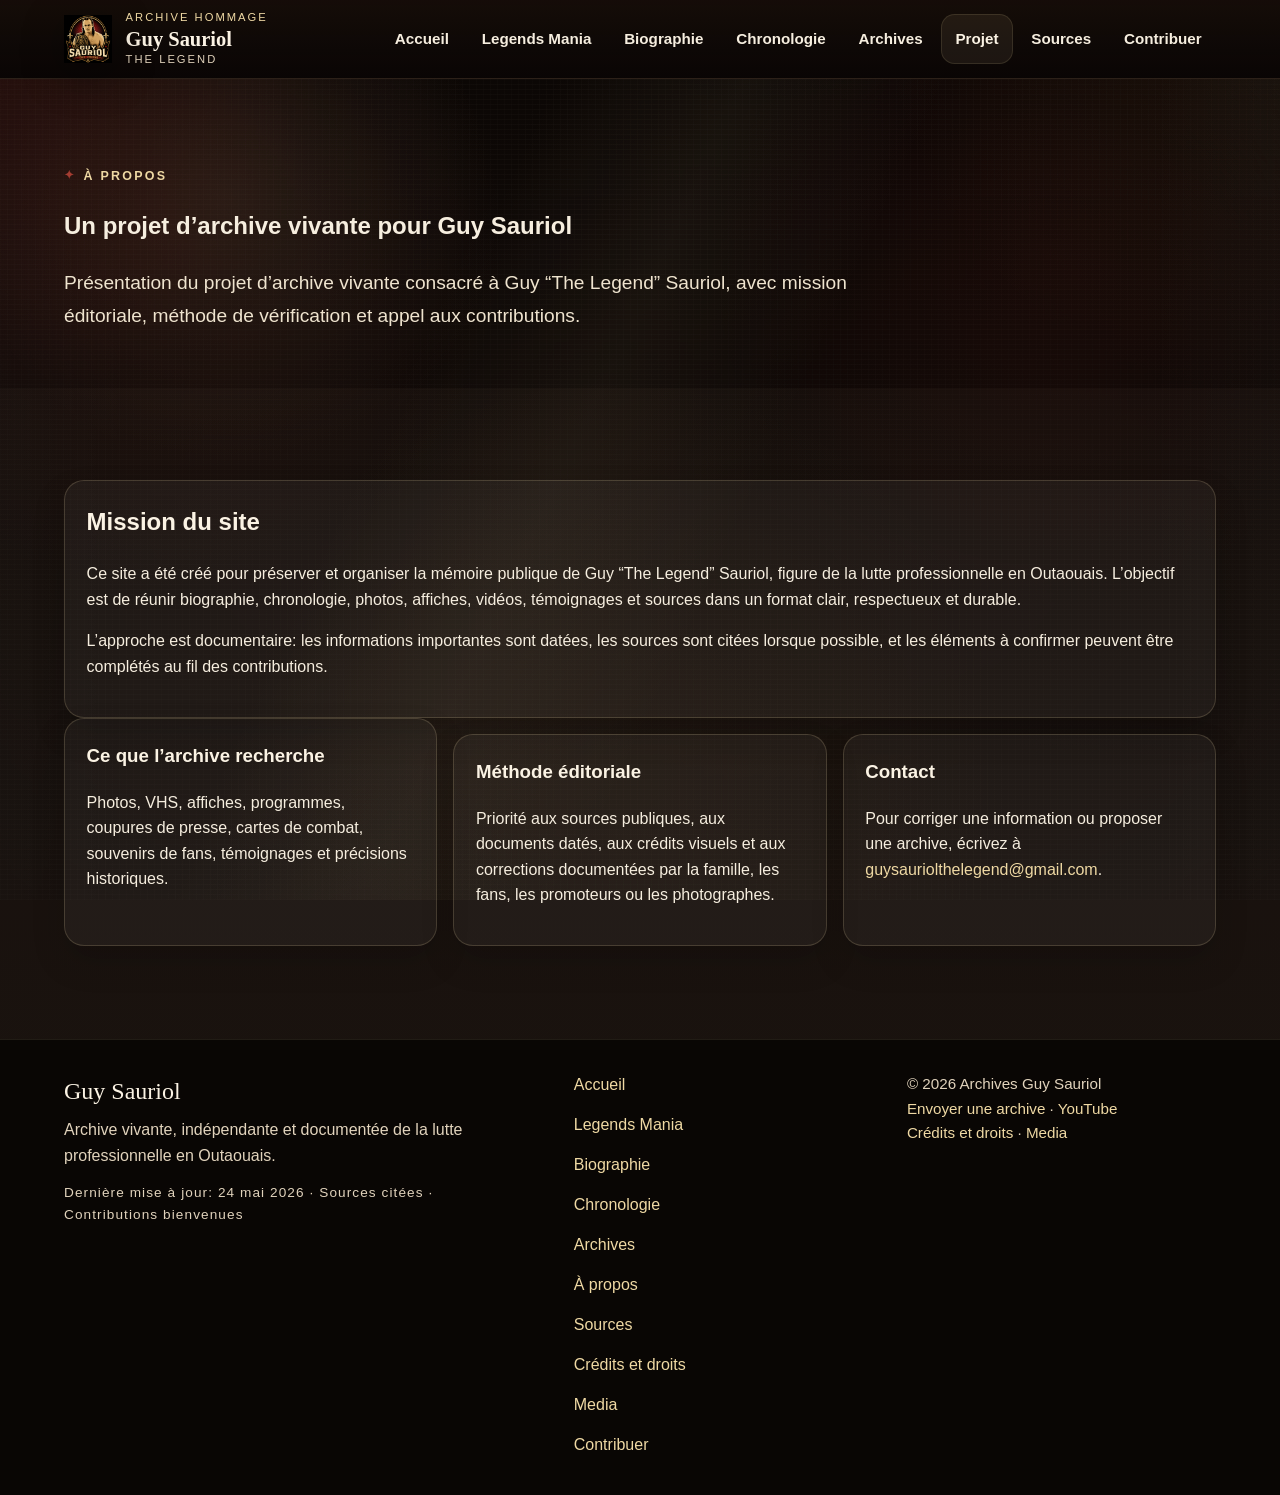
<file: a-propos.html>
<!doctype html>
<html lang="fr-CA">
  <head>
    <meta charset="utf-8">
    <meta name="viewport" content="width=device-width, initial-scale=1">
    <title>À propos du projet — Archives Guy Sauriol</title>
    <meta name="description" content="Présentation du projet d’archive vivante consacré à Guy “The Legend” Sauriol, avec mission éditoriale, méthode de vérification et appel aux contributions.">
    <meta name="robots" content="index,follow,max-image-preview:large">
    <meta name="author" content="Archives Guy Sauriol">
    <meta name="theme-color" content="#140d0a">
    <link rel="canonical" href="https://www.guysauriol.ca/a-propos.html">
    <link rel="icon" type="image/png" href="assets/images/favicon.png">
    <link rel="apple-touch-icon" href="assets/images/favicon.png">
    <meta property="og:locale" content="fr_CA">
    <meta property="og:type" content="article">
    <meta property="og:title" content="À propos du projet — Archives Guy Sauriol">
    <meta property="og:description" content="Présentation du projet d’archive vivante consacré à Guy “The Legend” Sauriol, avec mission éditoriale, méthode de vérification et appel aux contributions.">
    <meta property="og:url" content="https://www.guysauriol.ca/a-propos.html">
    <meta property="og:image" content="https://www.guysauriol.ca/assets/images/og-guy-sauriol.jpg">
    <meta property="og:image:width" content="1200">
    <meta property="og:image:height" content="675">
    <meta name="twitter:card" content="summary_large_image">
    <meta name="twitter:title" content="À propos du projet — Archives Guy Sauriol">
    <meta name="twitter:description" content="Présentation du projet d’archive vivante consacré à Guy “The Legend” Sauriol, avec mission éditoriale, méthode de vérification et appel aux contributions.">
    <meta name="twitter:image" content="https://www.guysauriol.ca/assets/images/og-guy-sauriol.jpg">
    <link rel="stylesheet" href="assets/css/style.css?v=20260529b">
    <script defer src="assets/js/main.js"></script>
    <script type="application/ld+json">
      {
      "@context": "https://schema.org",
      "@graph": [
            {
                  "@type": "WebPage",
                  "@id": "https://www.guysauriol.ca/a-propos.html#webpage",
                  "url": "https://www.guysauriol.ca/a-propos.html",
                  "name": "À propos du projet — Archives Guy Sauriol",
                  "description": "Présentation du projet d’archive vivante consacré à Guy “The Legend” Sauriol, avec mission éditoriale, méthode de vérification et appel aux contributions.",
                  "inLanguage": "fr-CA",
                  "isPartOf": {
                        "@id": "https://www.guysauriol.ca/#website"
                  },
                  "about": {
                        "@id": "https://www.guysauriol.ca/#person"
                  }
            },
            {
                  "@type": "BreadcrumbList",
                  "@id": "https://www.guysauriol.ca/a-propos.html#breadcrumbs",
                  "itemListElement": [
                        {
                              "@type": "ListItem",
                              "position": 1,
                              "name": "Accueil",
                              "item": "https://www.guysauriol.ca/"
                        },
                        {
                              "@type": "ListItem",
                              "position": 2,
                              "name": "À propos du projet — Archives Guy Sauriol",
                              "item": "https://www.guysauriol.ca/a-propos.html"
                        }
                  ]
            }
      ]
}
    </script>
  </head>
  <body>
    <a class="skip-link" href="#contenu">Aller au contenu principal</a>
    <header class="site-header" id="top">
      <div class="container header-inner">
        <a class="brand" href="/" aria-label="Retour à l’accueil Guy Sauriol">
          <img src="assets/images/logo-guy-sauriol.png" width="640" height="640" alt="Logo Guy Sauriol The Legend">
          <span class="brand-copy"><span class="brand-kicker">Archive hommage</span><strong>Guy Sauriol</strong><span class="brand-subtitle">The Legend</span></span>
        </a>
        <button class="nav-toggle" type="button" aria-expanded="false" aria-controls="site-navigation">Menu</button>
        <nav class="site-nav" id="site-navigation" aria-label="Navigation principale"><ul class="nav-list"><li><a href="/">Accueil</a></li><li><a href="/legends-mania-2026.html">Legends Mania</a></li><li><a href="/biographie.html">Biographie</a></li><li><a href="/chronologie.html">Chronologie</a></li><li><a href="/archives.html">Archives</a></li><li><a href="/a-propos.html">Projet</a></li><li><a href="/sources.html">Sources</a></li><li><a href="/contribuer.html">Contribuer</a></li></ul></nav>
      </div>
    </header>
    <main id="contenu">
      <section class="page-hero section-dark" aria-labelledby="page-title"><div class="container"><p class="section-label">À propos</p><h1 id="page-title">Un projet d’archive vivante pour Guy Sauriol</h1><p class="lead">Présentation du projet d’archive vivante consacré à Guy “The Legend” Sauriol, avec mission éditoriale, méthode de vérification et appel aux contributions.</p></div></section>
      <section class="section section-paper"><div class="container"><div class="content-panel"><h2>Mission du site</h2><p>Ce site a été créé pour préserver et organiser la mémoire publique de Guy “The Legend” Sauriol, figure de la lutte professionnelle en Outaouais. L’objectif est de réunir biographie, chronologie, photos, affiches, vidéos, témoignages et sources dans un format clair, respectueux et durable.</p><p>L’approche est documentaire: les informations importantes sont datées, les sources sont citées lorsque possible, et les éléments à confirmer peuvent être complétés au fil des contributions.</p></div><div class="content-grid"><article class="content-panel"><h3>Ce que l’archive recherche</h3><p>Photos, VHS, affiches, programmes, coupures de presse, cartes de combat, souvenirs de fans, témoignages et précisions historiques.</p></article><article class="content-panel"><h3>Méthode éditoriale</h3><p>Priorité aux sources publiques, aux documents datés, aux crédits visuels et aux corrections documentées par la famille, les fans, les promoteurs ou les photographes.</p></article><article class="content-panel"><h3>Contact</h3><p>Pour corriger une information ou proposer une archive, écrivez à <a href="mailto:guysauriolthelegend@gmail.com?subject=Contribution%20archive%20Guy%20Sauriol">guysauriolthelegend@gmail.com</a>.</p></article></div></div></section>
    </main>
    <footer class="site-footer"><div class="container footer-grid"><div><p class="footer-title">Guy Sauriol</p><p class="footer-copy">Archive vivante, indépendante et documentée de la lutte professionnelle en Outaouais.</p><p class="small-note">Dernière mise à jour: 24 mai 2026 · Sources citées · Contributions bienvenues</p></div><nav aria-label="Navigation du pied de page"><ul class="footer-nav"><li><a href="/">Accueil</a></li><li><a href="/legends-mania-2026.html">Legends Mania</a></li><li><a href="/biographie.html">Biographie</a></li><li><a href="/chronologie.html">Chronologie</a></li><li><a href="/archives.html">Archives</a></li><li><a href="/a-propos.html">À propos</a></li><li><a href="/sources.html">Sources</a></li><li><a href="/credits-droits.html">Crédits et droits</a></li><li><a href="/media.html">Media</a></li><li><a href="/contribuer.html">Contribuer</a></li></ul></nav><div class="footer-meta"><p>© <span id="current-year">2026</span> Archives Guy Sauriol</p><p><a href="mailto:guysauriolthelegend@gmail.com?subject=Contribution%20archive%20Guy%20Sauriol">Envoyer une archive</a> · <a href="https://www.youtube.com/@GuyTheLegendSauriol" target="_blank" rel="noreferrer">YouTube</a></p><p><a href="/credits-droits.html">Crédits et droits</a> · <a href="/media.html">Media</a></p></div></div></footer>
  </body>
</html>
</file>
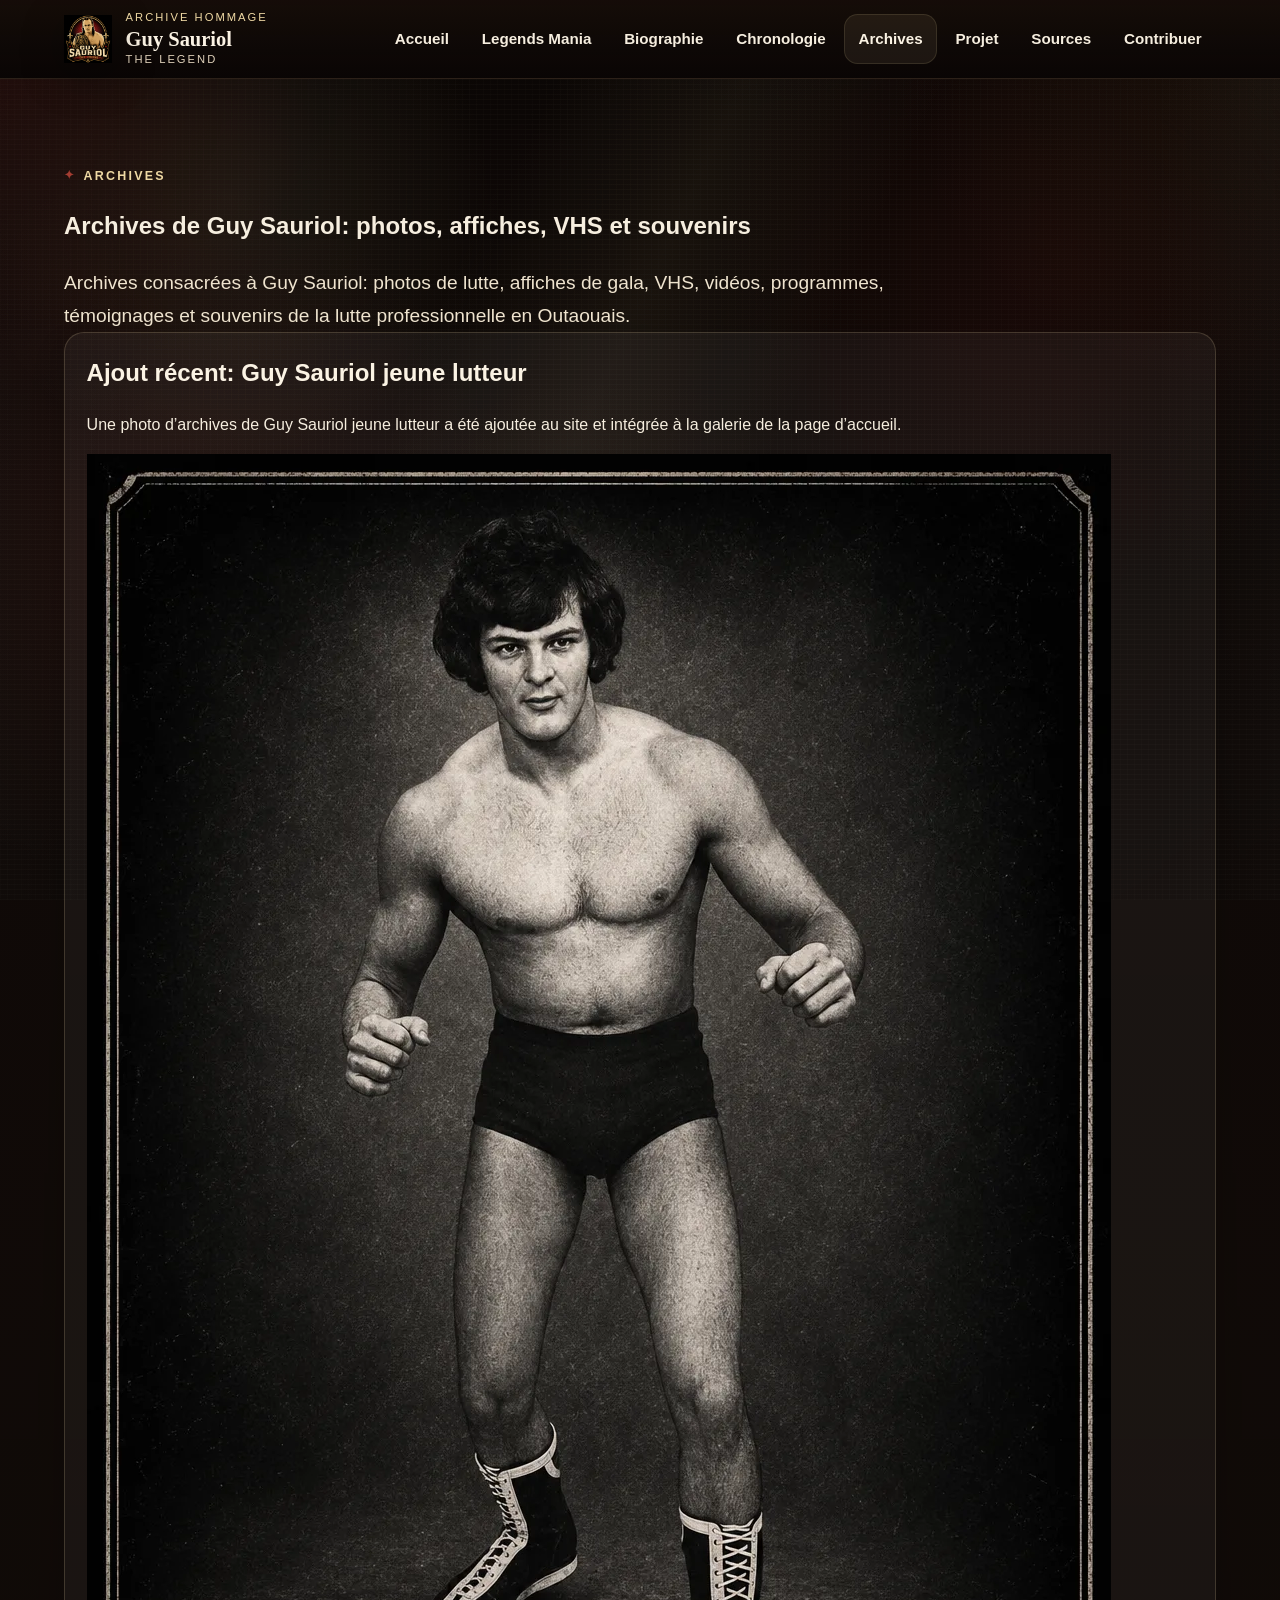
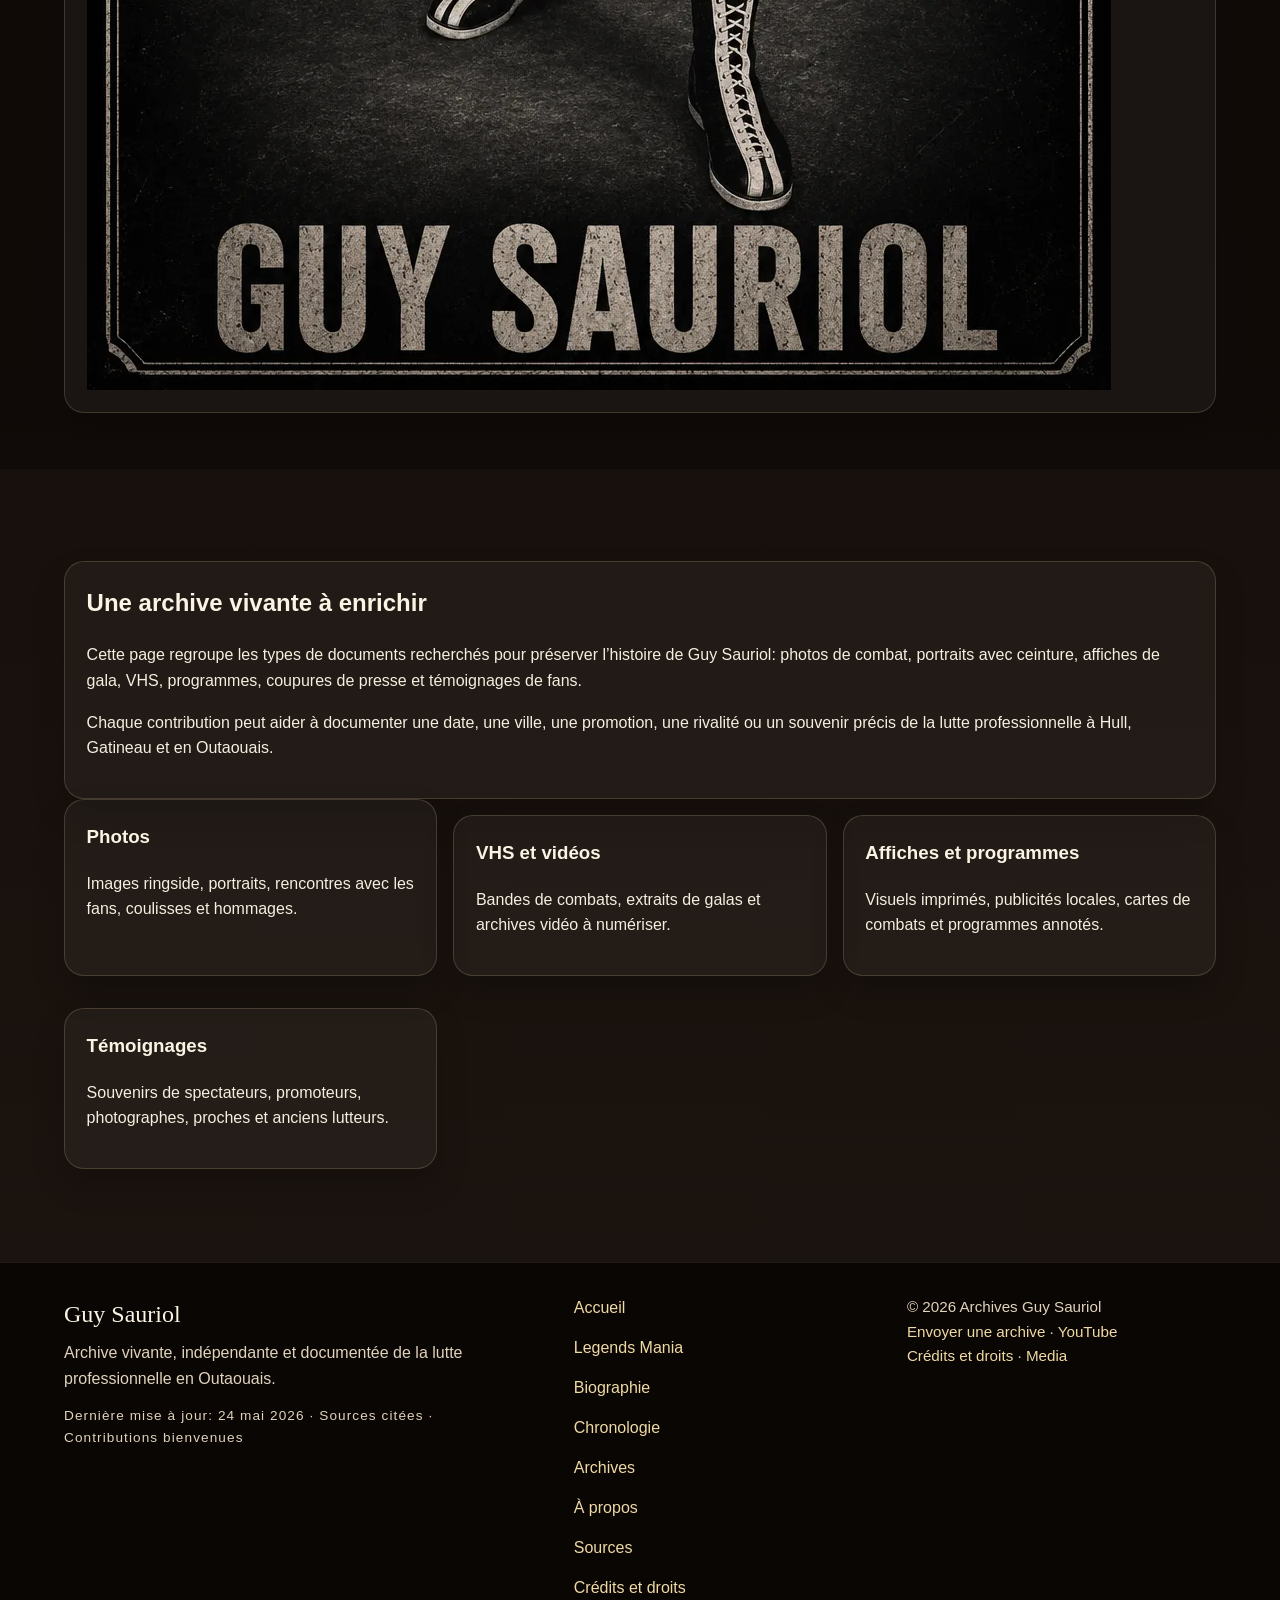
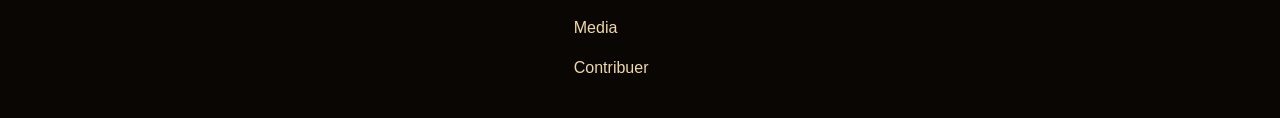
<file: archives.html>
<!doctype html>
<html lang="fr-CA">
  <head>
    <meta charset="utf-8">
    <meta name="viewport" content="width=device-width, initial-scale=1">
    <title>Archives de Guy Sauriol — Photos, affiches et souvenirs de lutte</title>
    <meta name="description" content="Archives consacrées à Guy Sauriol: photos de lutte, affiches de gala, VHS, vidéos, programmes, témoignages et souvenirs de la lutte professionnelle en Outaouais.">
    <meta name="robots" content="index,follow,max-image-preview:large">
    <meta name="author" content="Archives Guy Sauriol">
    <meta name="theme-color" content="#140d0a">
    <link rel="canonical" href="https://www.guysauriol.ca/archives.html">
    <link rel="icon" type="image/png" href="assets/images/favicon.png">
    <link rel="apple-touch-icon" href="assets/images/favicon.png">
    <meta property="og:locale" content="fr_CA">
    <meta property="og:type" content="article">
    <meta property="og:title" content="Archives de Guy Sauriol — Photos, affiches et souvenirs de lutte">
    <meta property="og:description" content="Archives consacrées à Guy Sauriol: photos de lutte, affiches de gala, VHS, vidéos, programmes, témoignages et souvenirs de la lutte professionnelle en Outaouais.">
    <meta property="og:url" content="https://www.guysauriol.ca/archives.html">
    <meta property="og:image" content="https://www.guysauriol.ca/assets/images/og-guy-sauriol.jpg">
    <meta property="og:image:width" content="1200">
    <meta property="og:image:height" content="675">
    <meta name="twitter:card" content="summary_large_image">
    <meta name="twitter:title" content="Archives de Guy Sauriol — Photos, affiches et souvenirs de lutte">
    <meta name="twitter:description" content="Archives consacrées à Guy Sauriol: photos de lutte, affiches de gala, VHS, vidéos, programmes, témoignages et souvenirs de la lutte professionnelle en Outaouais.">
    <meta name="twitter:image" content="https://www.guysauriol.ca/assets/images/og-guy-sauriol.jpg">
    <link rel="stylesheet" href="assets/css/style.css?v=20260529b">
    <script defer src="assets/js/main.js"></script>
    <script type="application/ld+json">
      {
      "@context": "https://schema.org",
      "@graph": [
            {
                  "@type": "WebPage",
                  "@id": "https://www.guysauriol.ca/archives.html#webpage",
                  "url": "https://www.guysauriol.ca/archives.html",
                  "name": "Archives de Guy Sauriol — Photos, affiches et souvenirs de lutte",
                  "description": "Archives consacrées à Guy Sauriol: photos de lutte, affiches de gala, VHS, vidéos, programmes, témoignages et souvenirs de la lutte professionnelle en Outaouais.",
                  "inLanguage": "fr-CA",
                  "isPartOf": {
                        "@id": "https://www.guysauriol.ca/#website"
                  },
                  "about": {
                        "@id": "https://www.guysauriol.ca/#person"
                  }
            },
            {
                  "@type": "BreadcrumbList",
                  "@id": "https://www.guysauriol.ca/archives.html#breadcrumbs",
                  "itemListElement": [
                        {
                              "@type": "ListItem",
                              "position": 1,
                              "name": "Accueil",
                              "item": "https://www.guysauriol.ca/"
                        },
                        {
                              "@type": "ListItem",
                              "position": 2,
                              "name": "Archives de Guy Sauriol — Photos, affiches et souvenirs de lutte",
                              "item": "https://www.guysauriol.ca/archives.html"
                        }
                  ]
            }
      ]
}
    </script>
  </head>
  <body>
    <a class="skip-link" href="#contenu">Aller au contenu principal</a>
    <header class="site-header" id="top">
      <div class="container header-inner">
        <a class="brand" href="/" aria-label="Retour à l’accueil Guy Sauriol">
          <img src="assets/images/logo-guy-sauriol.png" width="640" height="640" alt="Logo Guy Sauriol The Legend">
          <span class="brand-copy"><span class="brand-kicker">Archive hommage</span><strong>Guy Sauriol</strong><span class="brand-subtitle">The Legend</span></span>
        </a>
        <button class="nav-toggle" type="button" aria-expanded="false" aria-controls="site-navigation">Menu</button>
        <nav class="site-nav" id="site-navigation" aria-label="Navigation principale"><ul class="nav-list"><li><a href="/">Accueil</a></li><li><a href="/legends-mania-2026.html">Legends Mania</a></li><li><a href="/biographie.html">Biographie</a></li><li><a href="/chronologie.html">Chronologie</a></li><li><a href="/archives.html">Archives</a></li><li><a href="/a-propos.html">Projet</a></li><li><a href="/sources.html">Sources</a></li><li><a href="/contribuer.html">Contribuer</a></li></ul></nav>
      </div>
    </header>
    <main id="contenu">
      <section class="page-hero section-dark" aria-labelledby="page-title"><div class="container"><p class="section-label">Archives</p><h1 id="page-title">Archives de Guy Sauriol: photos, affiches, VHS et souvenirs</h1><p class="lead">Archives consacrées à Guy Sauriol: photos de lutte, affiches de gala, VHS, vidéos, programmes, témoignages et souvenirs de la lutte professionnelle en Outaouais.</p><div class="content-panel"><h2>Ajout récent: Guy Sauriol jeune lutteur</h2><p>Une photo d’archives de Guy Sauriol jeune lutteur a été ajoutée au site et intégrée à la galerie de la page d’accueil.</p><picture><source srcset="assets/images/guy-sauriol-jeune-lutteur.webp" type="image/webp"><img src="assets/images/guy-sauriol-jeune-lutteur.png" width="1024" height="1536" loading="lazy" alt="Guy Sauriol jeune lutteur en photo d’archives"></picture></div></div></section>
      <section class="section section-paper"><div class="container"><div class="content-panel"><h2>Une archive vivante à enrichir</h2><p>Cette page regroupe les types de documents recherchés pour préserver l’histoire de Guy Sauriol: photos de combat, portraits avec ceinture, affiches de gala, VHS, programmes, coupures de presse et témoignages de fans.</p><p>Chaque contribution peut aider à documenter une date, une ville, une promotion, une rivalité ou un souvenir précis de la lutte professionnelle à Hull, Gatineau et en Outaouais.</p></div><div class="content-grid"><article class="content-panel"><h3>Photos</h3><p>Images ringside, portraits, rencontres avec les fans, coulisses et hommages.</p></article><article class="content-panel"><h3>VHS et vidéos</h3><p>Bandes de combats, extraits de galas et archives vidéo à numériser.</p></article><article class="content-panel"><h3>Affiches et programmes</h3><p>Visuels imprimés, publicités locales, cartes de combats et programmes annotés.</p></article><article class="content-panel"><h3>Témoignages</h3><p>Souvenirs de spectateurs, promoteurs, photographes, proches et anciens lutteurs.</p></article></div></div></section>
    </main>
    <footer class="site-footer"><div class="container footer-grid"><div><p class="footer-title">Guy Sauriol</p><p class="footer-copy">Archive vivante, indépendante et documentée de la lutte professionnelle en Outaouais.</p><p class="small-note">Dernière mise à jour: 24 mai 2026 · Sources citées · Contributions bienvenues</p></div><nav aria-label="Navigation du pied de page"><ul class="footer-nav"><li><a href="/">Accueil</a></li><li><a href="/legends-mania-2026.html">Legends Mania</a></li><li><a href="/biographie.html">Biographie</a></li><li><a href="/chronologie.html">Chronologie</a></li><li><a href="/archives.html">Archives</a></li><li><a href="/a-propos.html">À propos</a></li><li><a href="/sources.html">Sources</a></li><li><a href="/credits-droits.html">Crédits et droits</a></li><li><a href="/media.html">Media</a></li><li><a href="/contribuer.html">Contribuer</a></li></ul></nav><div class="footer-meta"><p>© <span id="current-year">2026</span> Archives Guy Sauriol</p><p><a href="mailto:guysauriolthelegend@gmail.com?subject=Contribution%20archive%20Guy%20Sauriol">Envoyer une archive</a> · <a href="https://www.youtube.com/@GuyTheLegendSauriol" target="_blank" rel="noreferrer">YouTube</a></p><p><a href="/credits-droits.html">Crédits et droits</a> · <a href="/media.html">Media</a></p></div></div></footer>
  </body>
</html>
</file>
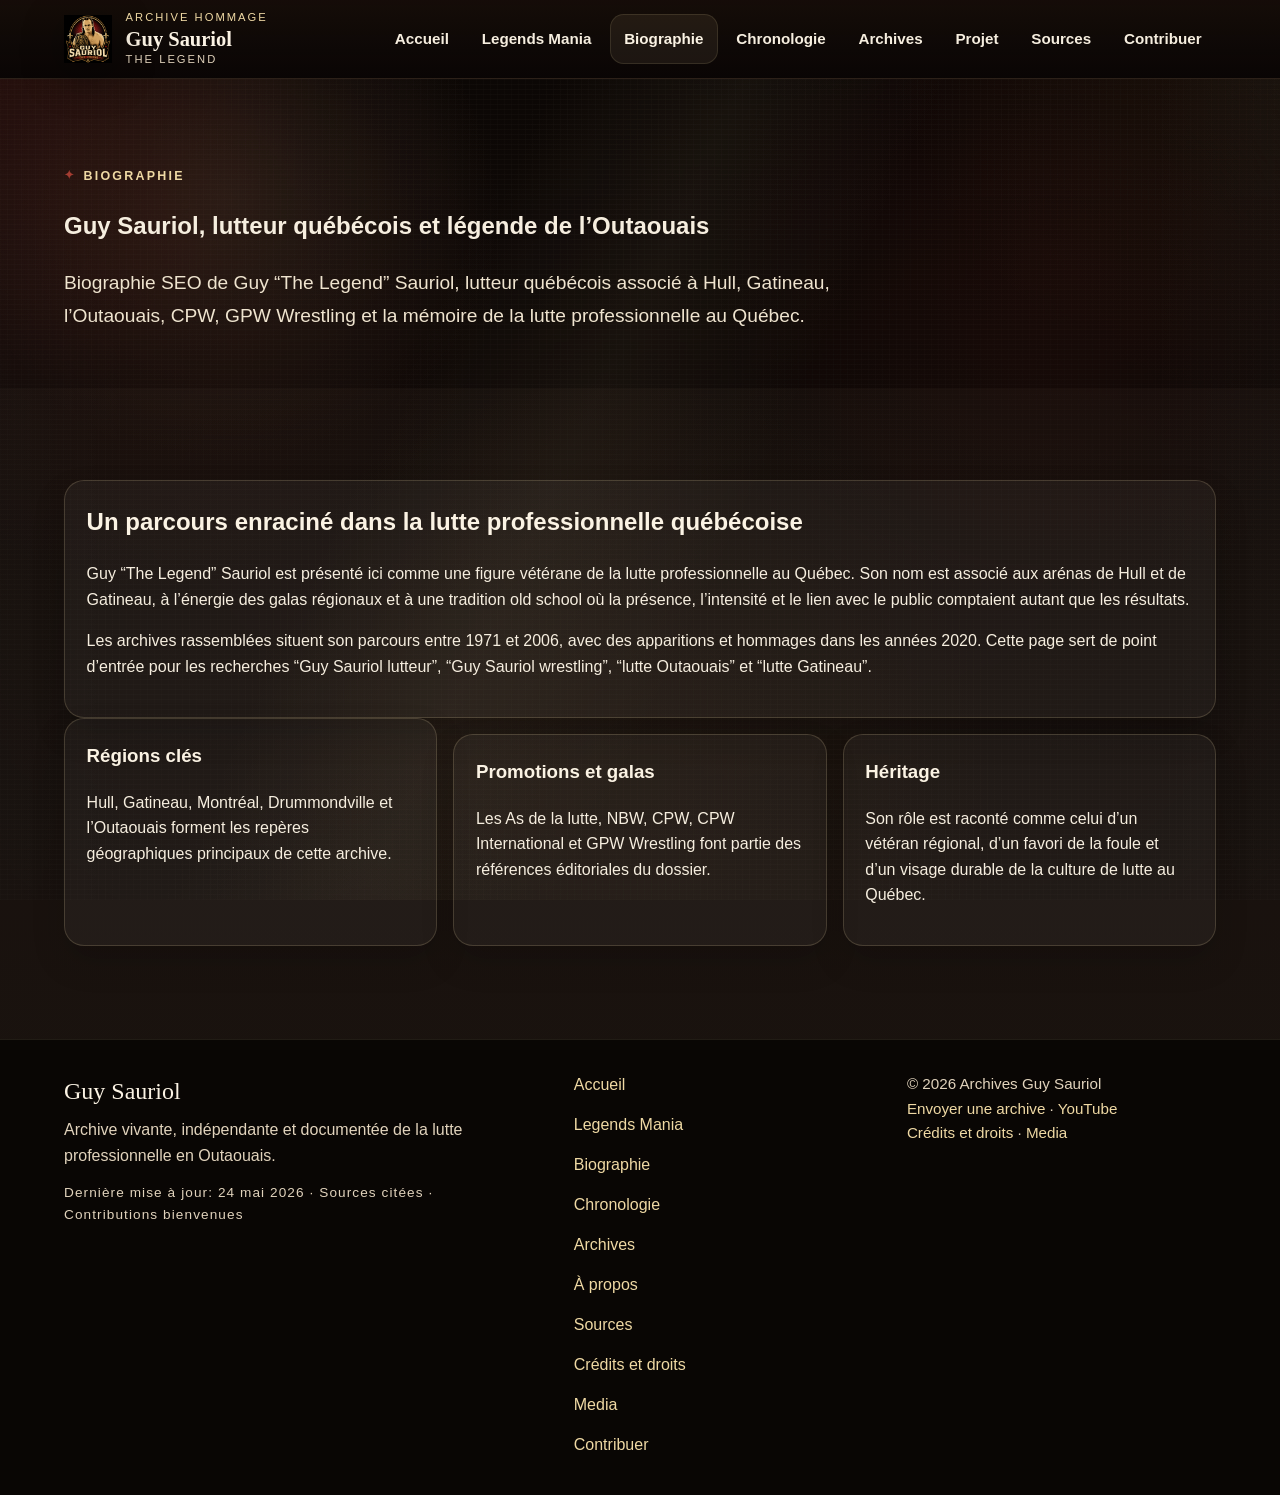
<file: biographie.html>
<!doctype html>
<html lang="fr-CA">
  <head>
    <meta charset="utf-8">
    <meta name="viewport" content="width=device-width, initial-scale=1">
    <title>Guy Sauriol — Biographie d’une légende de la lutte en Outaouais</title>
    <meta name="description" content="Biographie SEO de Guy “The Legend” Sauriol, lutteur québécois associé à Hull, Gatineau, l’Outaouais, CPW, GPW Wrestling et la mémoire de la lutte professionnelle au Québec.">
    <meta name="robots" content="index,follow,max-image-preview:large">
    <meta name="author" content="Archives Guy Sauriol">
    <meta name="theme-color" content="#140d0a">
    <link rel="canonical" href="https://www.guysauriol.ca/biographie.html">
    <link rel="icon" type="image/png" href="assets/images/favicon.png">
    <link rel="apple-touch-icon" href="assets/images/favicon.png">
    <meta property="og:locale" content="fr_CA">
    <meta property="og:type" content="article">
    <meta property="og:title" content="Guy Sauriol — Biographie d’une légende de la lutte en Outaouais">
    <meta property="og:description" content="Biographie SEO de Guy “The Legend” Sauriol, lutteur québécois associé à Hull, Gatineau, l’Outaouais, CPW, GPW Wrestling et la mémoire de la lutte professionnelle au Québec.">
    <meta property="og:url" content="https://www.guysauriol.ca/biographie.html">
    <meta property="og:image" content="https://www.guysauriol.ca/assets/images/og-guy-sauriol.jpg">
    <meta property="og:image:width" content="1200">
    <meta property="og:image:height" content="675">
    <meta name="twitter:card" content="summary_large_image">
    <meta name="twitter:title" content="Guy Sauriol — Biographie d’une légende de la lutte en Outaouais">
    <meta name="twitter:description" content="Biographie SEO de Guy “The Legend” Sauriol, lutteur québécois associé à Hull, Gatineau, l’Outaouais, CPW, GPW Wrestling et la mémoire de la lutte professionnelle au Québec.">
    <meta name="twitter:image" content="https://www.guysauriol.ca/assets/images/og-guy-sauriol.jpg">
    <link rel="stylesheet" href="assets/css/style.css?v=20260529b">
    <script defer src="assets/js/main.js"></script>
    <script type="application/ld+json">
      {
      "@context": "https://schema.org",
      "@graph": [
            {
                  "@type": "WebPage",
                  "@id": "https://www.guysauriol.ca/biographie.html#webpage",
                  "url": "https://www.guysauriol.ca/biographie.html",
                  "name": "Guy Sauriol — Biographie d’une légende de la lutte en Outaouais",
                  "description": "Biographie SEO de Guy “The Legend” Sauriol, lutteur québécois associé à Hull, Gatineau, l’Outaouais, CPW, GPW Wrestling et la mémoire de la lutte professionnelle au Québec.",
                  "inLanguage": "fr-CA",
                  "isPartOf": {
                        "@id": "https://www.guysauriol.ca/#website"
                  },
                  "about": {
                        "@id": "https://www.guysauriol.ca/#person"
                  }
            },
            {
                  "@type": "BreadcrumbList",
                  "@id": "https://www.guysauriol.ca/biographie.html#breadcrumbs",
                  "itemListElement": [
                        {
                              "@type": "ListItem",
                              "position": 1,
                              "name": "Accueil",
                              "item": "https://www.guysauriol.ca/"
                        },
                        {
                              "@type": "ListItem",
                              "position": 2,
                              "name": "Guy Sauriol — Biographie d’une légende de la lutte en Outaouais",
                              "item": "https://www.guysauriol.ca/biographie.html"
                        }
                  ]
            }
      ]
}
    </script>
  </head>
  <body>
    <a class="skip-link" href="#contenu">Aller au contenu principal</a>
    <header class="site-header" id="top">
      <div class="container header-inner">
        <a class="brand" href="/" aria-label="Retour à l’accueil Guy Sauriol">
          <img src="assets/images/logo-guy-sauriol.png" width="640" height="640" alt="Logo Guy Sauriol The Legend">
          <span class="brand-copy"><span class="brand-kicker">Archive hommage</span><strong>Guy Sauriol</strong><span class="brand-subtitle">The Legend</span></span>
        </a>
        <button class="nav-toggle" type="button" aria-expanded="false" aria-controls="site-navigation">Menu</button>
        <nav class="site-nav" id="site-navigation" aria-label="Navigation principale"><ul class="nav-list"><li><a href="/">Accueil</a></li><li><a href="/legends-mania-2026.html">Legends Mania</a></li><li><a href="/biographie.html">Biographie</a></li><li><a href="/chronologie.html">Chronologie</a></li><li><a href="/archives.html">Archives</a></li><li><a href="/a-propos.html">Projet</a></li><li><a href="/sources.html">Sources</a></li><li><a href="/contribuer.html">Contribuer</a></li></ul></nav>
      </div>
    </header>
    <main id="contenu">
      <section class="page-hero section-dark" aria-labelledby="page-title"><div class="container"><p class="section-label">Biographie</p><h1 id="page-title">Guy Sauriol, lutteur québécois et légende de l’Outaouais</h1><p class="lead">Biographie SEO de Guy “The Legend” Sauriol, lutteur québécois associé à Hull, Gatineau, l’Outaouais, CPW, GPW Wrestling et la mémoire de la lutte professionnelle au Québec.</p></div></section>
      <section class="section section-paper"><div class="container"><div class="content-panel"><h2>Un parcours enraciné dans la lutte professionnelle québécoise</h2><p>Guy “The Legend” Sauriol est présenté ici comme une figure vétérane de la lutte professionnelle au Québec. Son nom est associé aux arénas de Hull et de Gatineau, à l’énergie des galas régionaux et à une tradition old school où la présence, l’intensité et le lien avec le public comptaient autant que les résultats.</p><p>Les archives rassemblées situent son parcours entre 1971 et 2006, avec des apparitions et hommages dans les années 2020. Cette page sert de point d’entrée pour les recherches “Guy Sauriol lutteur”, “Guy Sauriol wrestling”, “lutte Outaouais” et “lutte Gatineau”.</p></div><div class="content-grid"><article class="content-panel"><h3>Régions clés</h3><p>Hull, Gatineau, Montréal, Drummondville et l’Outaouais forment les repères géographiques principaux de cette archive.</p></article><article class="content-panel"><h3>Promotions et galas</h3><p>Les As de la lutte, NBW, CPW, CPW International et GPW Wrestling font partie des références éditoriales du dossier.</p></article><article class="content-panel"><h3>Héritage</h3><p>Son rôle est raconté comme celui d’un vétéran régional, d’un favori de la foule et d’un visage durable de la culture de lutte au Québec.</p></article></div></div></section>
    </main>
    <footer class="site-footer"><div class="container footer-grid"><div><p class="footer-title">Guy Sauriol</p><p class="footer-copy">Archive vivante, indépendante et documentée de la lutte professionnelle en Outaouais.</p><p class="small-note">Dernière mise à jour: 24 mai 2026 · Sources citées · Contributions bienvenues</p></div><nav aria-label="Navigation du pied de page"><ul class="footer-nav"><li><a href="/">Accueil</a></li><li><a href="/legends-mania-2026.html">Legends Mania</a></li><li><a href="/biographie.html">Biographie</a></li><li><a href="/chronologie.html">Chronologie</a></li><li><a href="/archives.html">Archives</a></li><li><a href="/a-propos.html">À propos</a></li><li><a href="/sources.html">Sources</a></li><li><a href="/credits-droits.html">Crédits et droits</a></li><li><a href="/media.html">Media</a></li><li><a href="/contribuer.html">Contribuer</a></li></ul></nav><div class="footer-meta"><p>© <span id="current-year">2026</span> Archives Guy Sauriol</p><p><a href="mailto:guysauriolthelegend@gmail.com?subject=Contribution%20archive%20Guy%20Sauriol">Envoyer une archive</a> · <a href="https://www.youtube.com/@GuyTheLegendSauriol" target="_blank" rel="noreferrer">YouTube</a></p><p><a href="/credits-droits.html">Crédits et droits</a> · <a href="/media.html">Media</a></p></div></div></footer>
  </body>
</html>
</file>
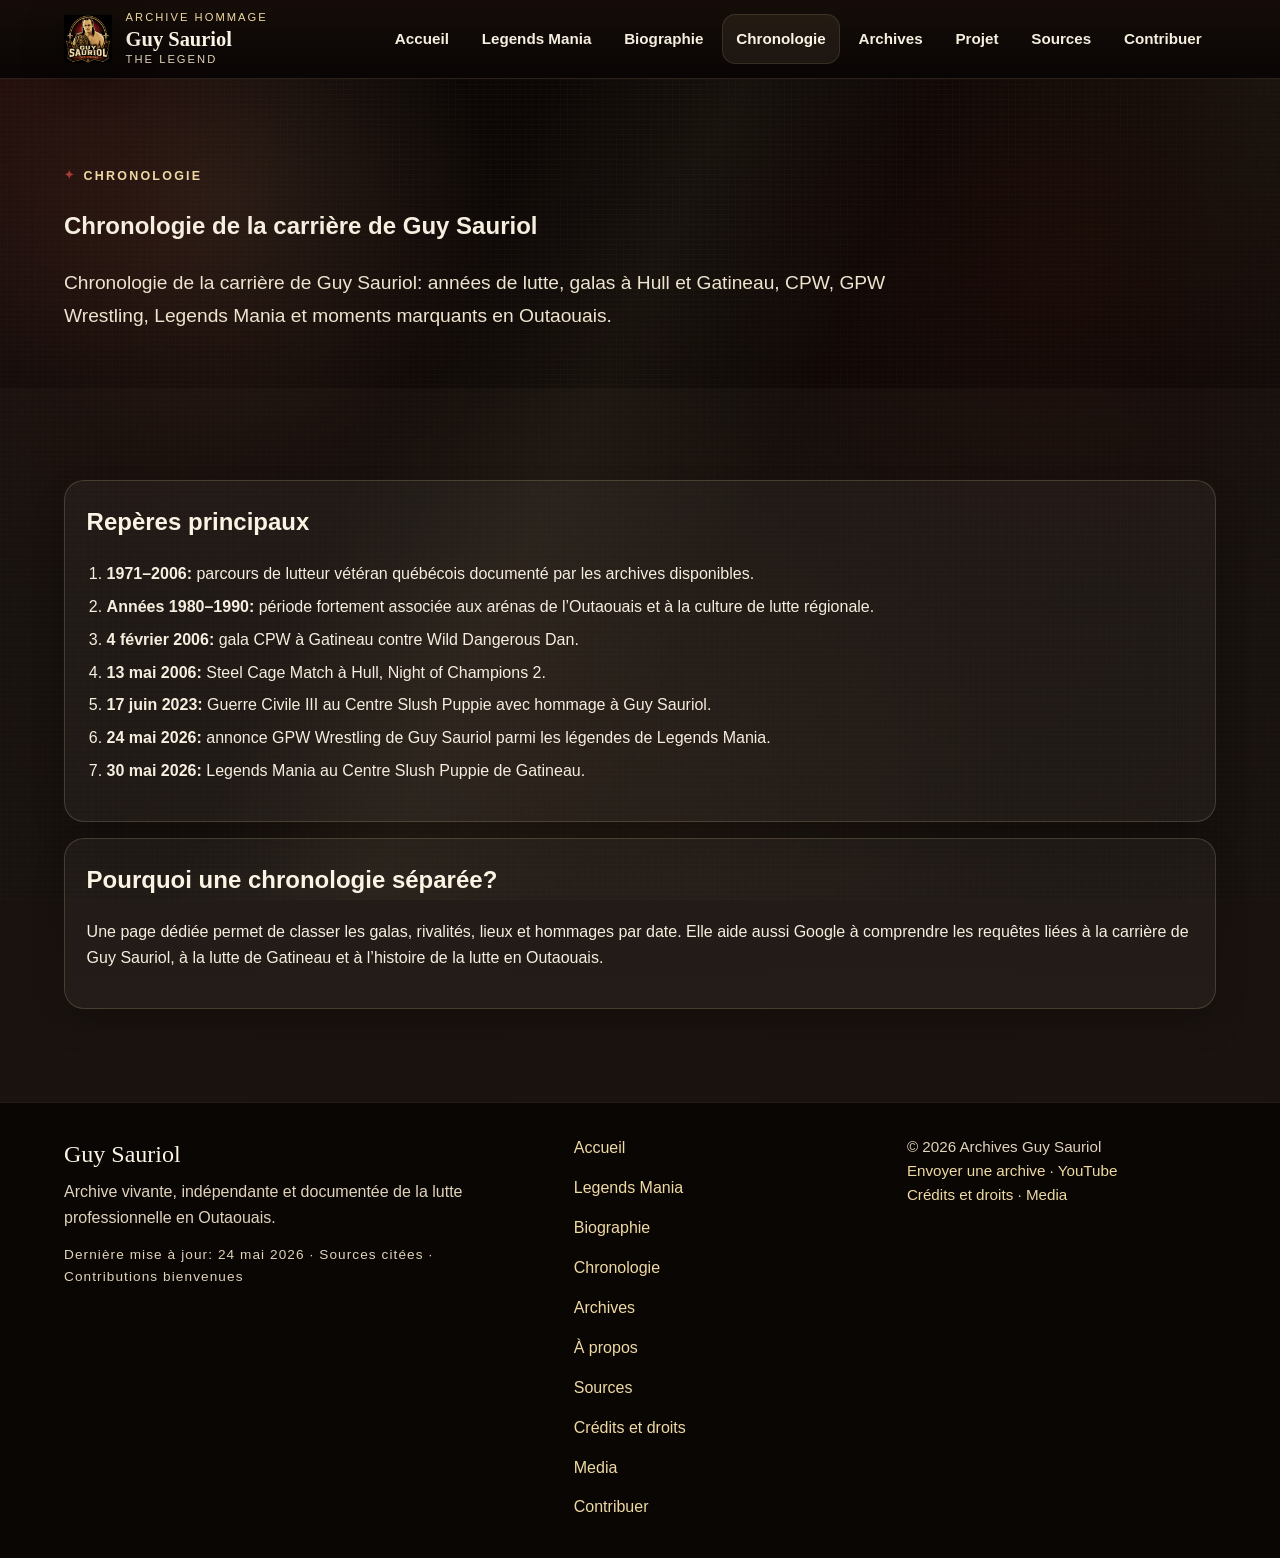
<file: chronologie.html>
<!doctype html>
<html lang="fr-CA">
  <head>
    <meta charset="utf-8">
    <meta name="viewport" content="width=device-width, initial-scale=1">
    <title>Chronologie de Guy Sauriol — Carrière, galas et moments marquants</title>
    <meta name="description" content="Chronologie de la carrière de Guy Sauriol: années de lutte, galas à Hull et Gatineau, CPW, GPW Wrestling, Legends Mania et moments marquants en Outaouais.">
    <meta name="robots" content="index,follow,max-image-preview:large">
    <meta name="author" content="Archives Guy Sauriol">
    <meta name="theme-color" content="#140d0a">
    <link rel="canonical" href="https://www.guysauriol.ca/chronologie.html">
    <link rel="icon" type="image/png" href="assets/images/favicon.png">
    <link rel="apple-touch-icon" href="assets/images/favicon.png">
    <meta property="og:locale" content="fr_CA">
    <meta property="og:type" content="article">
    <meta property="og:title" content="Chronologie de Guy Sauriol — Carrière, galas et moments marquants">
    <meta property="og:description" content="Chronologie de la carrière de Guy Sauriol: années de lutte, galas à Hull et Gatineau, CPW, GPW Wrestling, Legends Mania et moments marquants en Outaouais.">
    <meta property="og:url" content="https://www.guysauriol.ca/chronologie.html">
    <meta property="og:image" content="https://www.guysauriol.ca/assets/images/og-guy-sauriol.jpg">
    <meta property="og:image:width" content="1200">
    <meta property="og:image:height" content="675">
    <meta name="twitter:card" content="summary_large_image">
    <meta name="twitter:title" content="Chronologie de Guy Sauriol — Carrière, galas et moments marquants">
    <meta name="twitter:description" content="Chronologie de la carrière de Guy Sauriol: années de lutte, galas à Hull et Gatineau, CPW, GPW Wrestling, Legends Mania et moments marquants en Outaouais.">
    <meta name="twitter:image" content="https://www.guysauriol.ca/assets/images/og-guy-sauriol.jpg">
    <link rel="stylesheet" href="assets/css/style.css?v=20260529b">
    <script defer src="assets/js/main.js"></script>
    <script type="application/ld+json">
      {
      "@context": "https://schema.org",
      "@graph": [
            {
                  "@type": "WebPage",
                  "@id": "https://www.guysauriol.ca/chronologie.html#webpage",
                  "url": "https://www.guysauriol.ca/chronologie.html",
                  "name": "Chronologie de Guy Sauriol — Carrière, galas et moments marquants",
                  "description": "Chronologie de la carrière de Guy Sauriol: années de lutte, galas à Hull et Gatineau, CPW, GPW Wrestling, Legends Mania et moments marquants en Outaouais.",
                  "inLanguage": "fr-CA",
                  "isPartOf": {
                        "@id": "https://www.guysauriol.ca/#website"
                  },
                  "about": {
                        "@id": "https://www.guysauriol.ca/#person"
                  }
            },
            {
                  "@type": "BreadcrumbList",
                  "@id": "https://www.guysauriol.ca/chronologie.html#breadcrumbs",
                  "itemListElement": [
                        {
                              "@type": "ListItem",
                              "position": 1,
                              "name": "Accueil",
                              "item": "https://www.guysauriol.ca/"
                        },
                        {
                              "@type": "ListItem",
                              "position": 2,
                              "name": "Chronologie de Guy Sauriol — Carrière, galas et moments marquants",
                              "item": "https://www.guysauriol.ca/chronologie.html"
                        }
                  ]
            }
      ]
}
    </script>
  </head>
  <body>
    <a class="skip-link" href="#contenu">Aller au contenu principal</a>
    <header class="site-header" id="top">
      <div class="container header-inner">
        <a class="brand" href="/" aria-label="Retour à l’accueil Guy Sauriol">
          <img src="assets/images/logo-guy-sauriol.png" width="640" height="640" alt="Logo Guy Sauriol The Legend">
          <span class="brand-copy"><span class="brand-kicker">Archive hommage</span><strong>Guy Sauriol</strong><span class="brand-subtitle">The Legend</span></span>
        </a>
        <button class="nav-toggle" type="button" aria-expanded="false" aria-controls="site-navigation">Menu</button>
        <nav class="site-nav" id="site-navigation" aria-label="Navigation principale"><ul class="nav-list"><li><a href="/">Accueil</a></li><li><a href="/legends-mania-2026.html">Legends Mania</a></li><li><a href="/biographie.html">Biographie</a></li><li><a href="/chronologie.html">Chronologie</a></li><li><a href="/archives.html">Archives</a></li><li><a href="/a-propos.html">Projet</a></li><li><a href="/sources.html">Sources</a></li><li><a href="/contribuer.html">Contribuer</a></li></ul></nav>
      </div>
    </header>
    <main id="contenu">
      <section class="page-hero section-dark" aria-labelledby="page-title"><div class="container"><p class="section-label">Chronologie</p><h1 id="page-title">Chronologie de la carrière de Guy Sauriol</h1><p class="lead">Chronologie de la carrière de Guy Sauriol: années de lutte, galas à Hull et Gatineau, CPW, GPW Wrestling, Legends Mania et moments marquants en Outaouais.</p></div></section>
      <section class="section section-paper"><div class="container"><div class="content-panel"><h2>Repères principaux</h2><ol class="page-list"><li><strong>1971–2006:</strong> parcours de lutteur vétéran québécois documenté par les archives disponibles.</li><li><strong>Années 1980–1990:</strong> période fortement associée aux arénas de l’Outaouais et à la culture de lutte régionale.</li><li><strong>4 février 2006:</strong> gala CPW à Gatineau contre Wild Dangerous Dan.</li><li><strong>13 mai 2006:</strong> Steel Cage Match à Hull, Night of Champions 2.</li><li><strong>17 juin 2023:</strong> Guerre Civile III au Centre Slush Puppie avec hommage à Guy Sauriol.</li><li><strong>24 mai 2026:</strong> annonce GPW Wrestling de Guy Sauriol parmi les légendes de Legends Mania.</li><li><strong>30 mai 2026:</strong> Legends Mania au Centre Slush Puppie de Gatineau.</li></ol></div><div class="content-panel"><h2>Pourquoi une chronologie séparée?</h2><p>Une page dédiée permet de classer les galas, rivalités, lieux et hommages par date. Elle aide aussi Google à comprendre les requêtes liées à la carrière de Guy Sauriol, à la lutte de Gatineau et à l’histoire de la lutte en Outaouais.</p></div></div></section>
    </main>
    <footer class="site-footer"><div class="container footer-grid"><div><p class="footer-title">Guy Sauriol</p><p class="footer-copy">Archive vivante, indépendante et documentée de la lutte professionnelle en Outaouais.</p><p class="small-note">Dernière mise à jour: 24 mai 2026 · Sources citées · Contributions bienvenues</p></div><nav aria-label="Navigation du pied de page"><ul class="footer-nav"><li><a href="/">Accueil</a></li><li><a href="/legends-mania-2026.html">Legends Mania</a></li><li><a href="/biographie.html">Biographie</a></li><li><a href="/chronologie.html">Chronologie</a></li><li><a href="/archives.html">Archives</a></li><li><a href="/a-propos.html">À propos</a></li><li><a href="/sources.html">Sources</a></li><li><a href="/credits-droits.html">Crédits et droits</a></li><li><a href="/media.html">Media</a></li><li><a href="/contribuer.html">Contribuer</a></li></ul></nav><div class="footer-meta"><p>© <span id="current-year">2026</span> Archives Guy Sauriol</p><p><a href="mailto:guysauriolthelegend@gmail.com?subject=Contribution%20archive%20Guy%20Sauriol">Envoyer une archive</a> · <a href="https://www.youtube.com/@GuyTheLegendSauriol" target="_blank" rel="noreferrer">YouTube</a></p><p><a href="/credits-droits.html">Crédits et droits</a> · <a href="/media.html">Media</a></p></div></div></footer>
  </body>
</html>
</file>
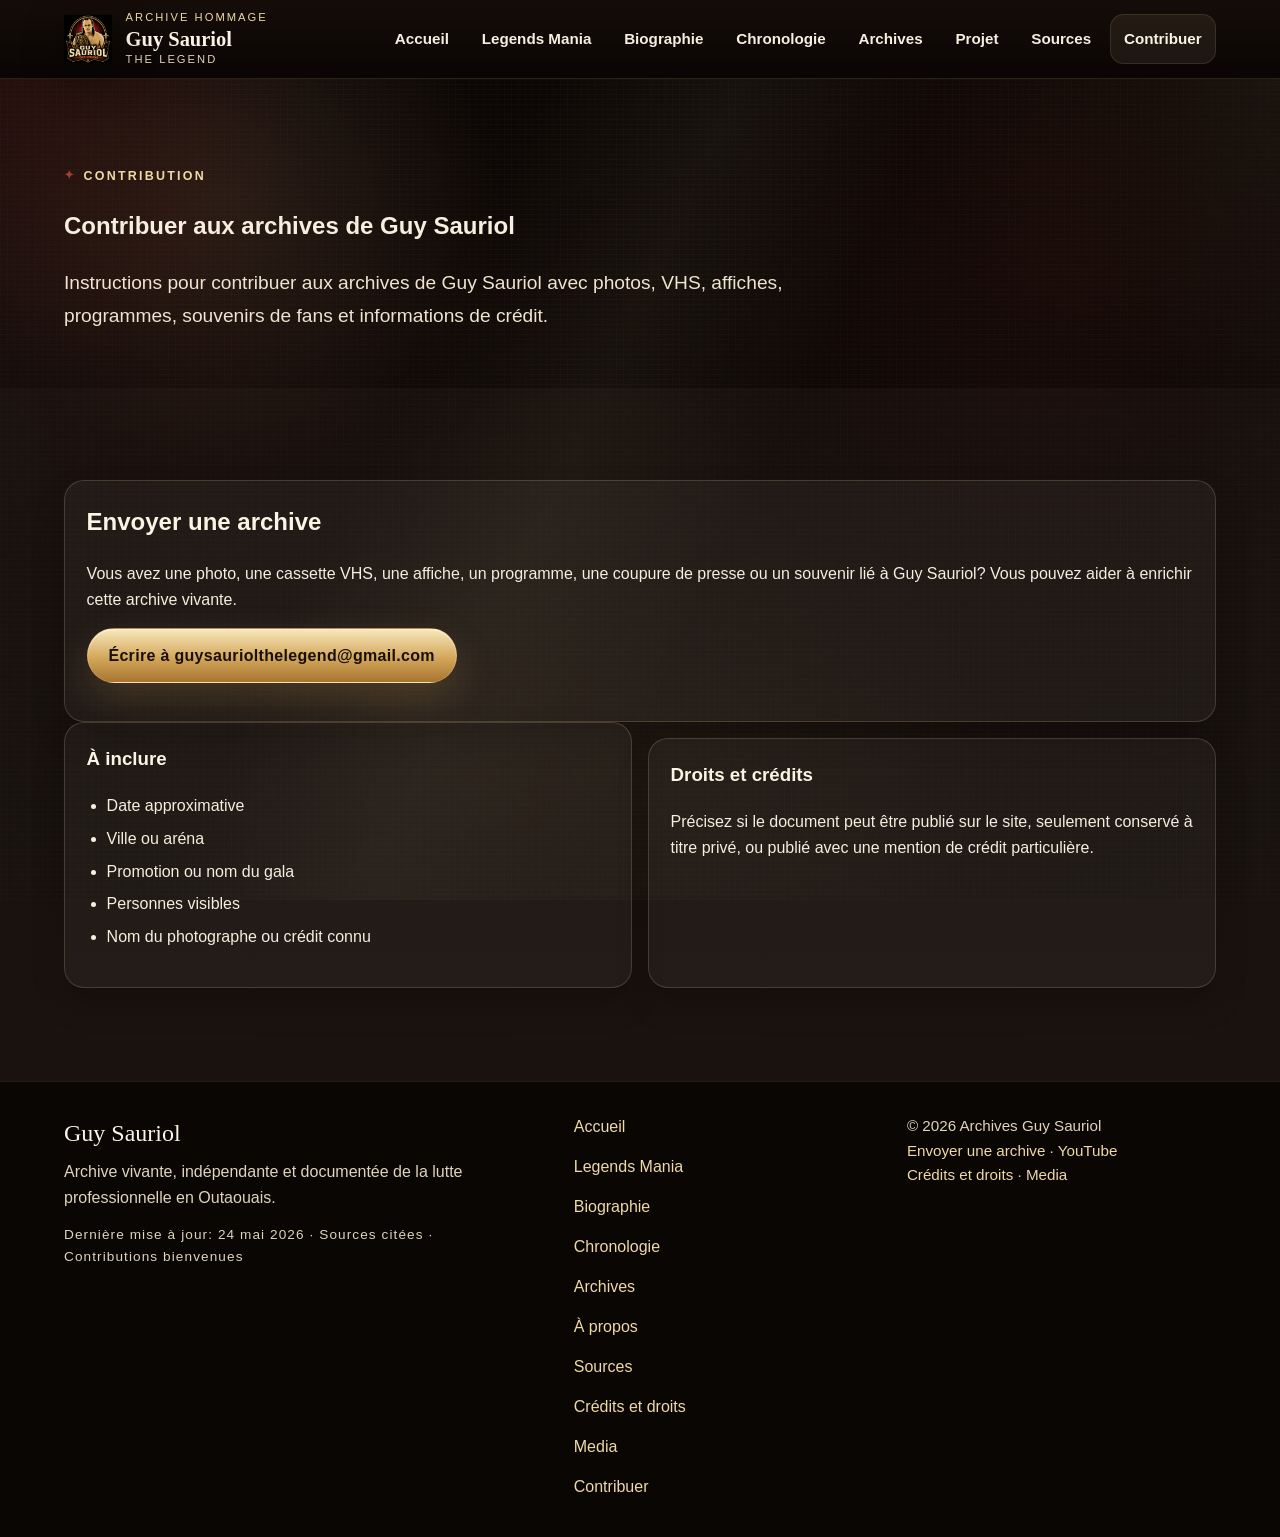
<file: contribuer.html>
<!doctype html>
<html lang="fr-CA">
  <head>
    <meta charset="utf-8">
    <meta name="viewport" content="width=device-width, initial-scale=1">
    <title>Contribuer aux archives de Guy Sauriol — Photos, VHS et souvenirs</title>
    <meta name="description" content="Instructions pour contribuer aux archives de Guy Sauriol avec photos, VHS, affiches, programmes, souvenirs de fans et informations de crédit.">
    <meta name="robots" content="index,follow,max-image-preview:large">
    <meta name="author" content="Archives Guy Sauriol">
    <meta name="theme-color" content="#140d0a">
    <link rel="canonical" href="https://www.guysauriol.ca/contribuer.html">
    <link rel="icon" type="image/png" href="assets/images/favicon.png">
    <link rel="apple-touch-icon" href="assets/images/favicon.png">
    <meta property="og:locale" content="fr_CA">
    <meta property="og:type" content="article">
    <meta property="og:title" content="Contribuer aux archives de Guy Sauriol — Photos, VHS et souvenirs">
    <meta property="og:description" content="Instructions pour contribuer aux archives de Guy Sauriol avec photos, VHS, affiches, programmes, souvenirs de fans et informations de crédit.">
    <meta property="og:url" content="https://www.guysauriol.ca/contribuer.html">
    <meta property="og:image" content="https://www.guysauriol.ca/assets/images/og-guy-sauriol.jpg">
    <meta property="og:image:width" content="1200">
    <meta property="og:image:height" content="675">
    <meta name="twitter:card" content="summary_large_image">
    <meta name="twitter:title" content="Contribuer aux archives de Guy Sauriol — Photos, VHS et souvenirs">
    <meta name="twitter:description" content="Instructions pour contribuer aux archives de Guy Sauriol avec photos, VHS, affiches, programmes, souvenirs de fans et informations de crédit.">
    <meta name="twitter:image" content="https://www.guysauriol.ca/assets/images/og-guy-sauriol.jpg">
    <link rel="stylesheet" href="assets/css/style.css?v=20260529b">
    <script defer src="assets/js/main.js"></script>
    <script type="application/ld+json">
      {
      "@context": "https://schema.org",
      "@graph": [
            {
                  "@type": "WebPage",
                  "@id": "https://www.guysauriol.ca/contribuer.html#webpage",
                  "url": "https://www.guysauriol.ca/contribuer.html",
                  "name": "Contribuer aux archives de Guy Sauriol — Photos, VHS et souvenirs",
                  "description": "Instructions pour contribuer aux archives de Guy Sauriol avec photos, VHS, affiches, programmes, souvenirs de fans et informations de crédit.",
                  "inLanguage": "fr-CA",
                  "isPartOf": {
                        "@id": "https://www.guysauriol.ca/#website"
                  },
                  "about": {
                        "@id": "https://www.guysauriol.ca/#person"
                  }
            },
            {
                  "@type": "BreadcrumbList",
                  "@id": "https://www.guysauriol.ca/contribuer.html#breadcrumbs",
                  "itemListElement": [
                        {
                              "@type": "ListItem",
                              "position": 1,
                              "name": "Accueil",
                              "item": "https://www.guysauriol.ca/"
                        },
                        {
                              "@type": "ListItem",
                              "position": 2,
                              "name": "Contribuer aux archives de Guy Sauriol — Photos, VHS et souvenirs",
                              "item": "https://www.guysauriol.ca/contribuer.html"
                        }
                  ]
            }
      ]
}
    </script>
  </head>
  <body>
    <a class="skip-link" href="#contenu">Aller au contenu principal</a>
    <header class="site-header" id="top">
      <div class="container header-inner">
        <a class="brand" href="/" aria-label="Retour à l’accueil Guy Sauriol">
          <img src="assets/images/logo-guy-sauriol.png" width="640" height="640" alt="Logo Guy Sauriol The Legend">
          <span class="brand-copy"><span class="brand-kicker">Archive hommage</span><strong>Guy Sauriol</strong><span class="brand-subtitle">The Legend</span></span>
        </a>
        <button class="nav-toggle" type="button" aria-expanded="false" aria-controls="site-navigation">Menu</button>
        <nav class="site-nav" id="site-navigation" aria-label="Navigation principale"><ul class="nav-list"><li><a href="/">Accueil</a></li><li><a href="/legends-mania-2026.html">Legends Mania</a></li><li><a href="/biographie.html">Biographie</a></li><li><a href="/chronologie.html">Chronologie</a></li><li><a href="/archives.html">Archives</a></li><li><a href="/a-propos.html">Projet</a></li><li><a href="/sources.html">Sources</a></li><li><a href="/contribuer.html">Contribuer</a></li></ul></nav>
      </div>
    </header>
    <main id="contenu">
      <section class="page-hero section-dark" aria-labelledby="page-title"><div class="container"><p class="section-label">Contribution</p><h1 id="page-title">Contribuer aux archives de Guy Sauriol</h1><p class="lead">Instructions pour contribuer aux archives de Guy Sauriol avec photos, VHS, affiches, programmes, souvenirs de fans et informations de crédit.</p></div></section>
      <section class="section section-paper"><div class="container"><div class="content-panel"><h2>Envoyer une archive</h2><p>Vous avez une photo, une cassette VHS, une affiche, un programme, une coupure de presse ou un souvenir lié à Guy Sauriol? Vous pouvez aider à enrichir cette archive vivante.</p><p><a class="button button-primary" href="mailto:guysauriolthelegend@gmail.com?subject=Contribution%20archive%20Guy%20Sauriol">Écrire à guysauriolthelegend@gmail.com</a></p></div><div class="content-grid"><article class="content-panel"><h3>À inclure</h3><ul class="page-list"><li>Date approximative</li><li>Ville ou aréna</li><li>Promotion ou nom du gala</li><li>Personnes visibles</li><li>Nom du photographe ou crédit connu</li></ul></article><article class="content-panel"><h3>Droits et crédits</h3><p>Précisez si le document peut être publié sur le site, seulement conservé à titre privé, ou publié avec une mention de crédit particulière.</p></article></div></div></section>
    </main>
    <footer class="site-footer"><div class="container footer-grid"><div><p class="footer-title">Guy Sauriol</p><p class="footer-copy">Archive vivante, indépendante et documentée de la lutte professionnelle en Outaouais.</p><p class="small-note">Dernière mise à jour: 24 mai 2026 · Sources citées · Contributions bienvenues</p></div><nav aria-label="Navigation du pied de page"><ul class="footer-nav"><li><a href="/">Accueil</a></li><li><a href="/legends-mania-2026.html">Legends Mania</a></li><li><a href="/biographie.html">Biographie</a></li><li><a href="/chronologie.html">Chronologie</a></li><li><a href="/archives.html">Archives</a></li><li><a href="/a-propos.html">À propos</a></li><li><a href="/sources.html">Sources</a></li><li><a href="/credits-droits.html">Crédits et droits</a></li><li><a href="/media.html">Media</a></li><li><a href="/contribuer.html">Contribuer</a></li></ul></nav><div class="footer-meta"><p>© <span id="current-year">2026</span> Archives Guy Sauriol</p><p><a href="mailto:guysauriolthelegend@gmail.com?subject=Contribution%20archive%20Guy%20Sauriol">Envoyer une archive</a> · <a href="https://www.youtube.com/@GuyTheLegendSauriol" target="_blank" rel="noreferrer">YouTube</a></p><p><a href="/credits-droits.html">Crédits et droits</a> · <a href="/media.html">Media</a></p></div></div></footer>
  </body>
</html>
</file>
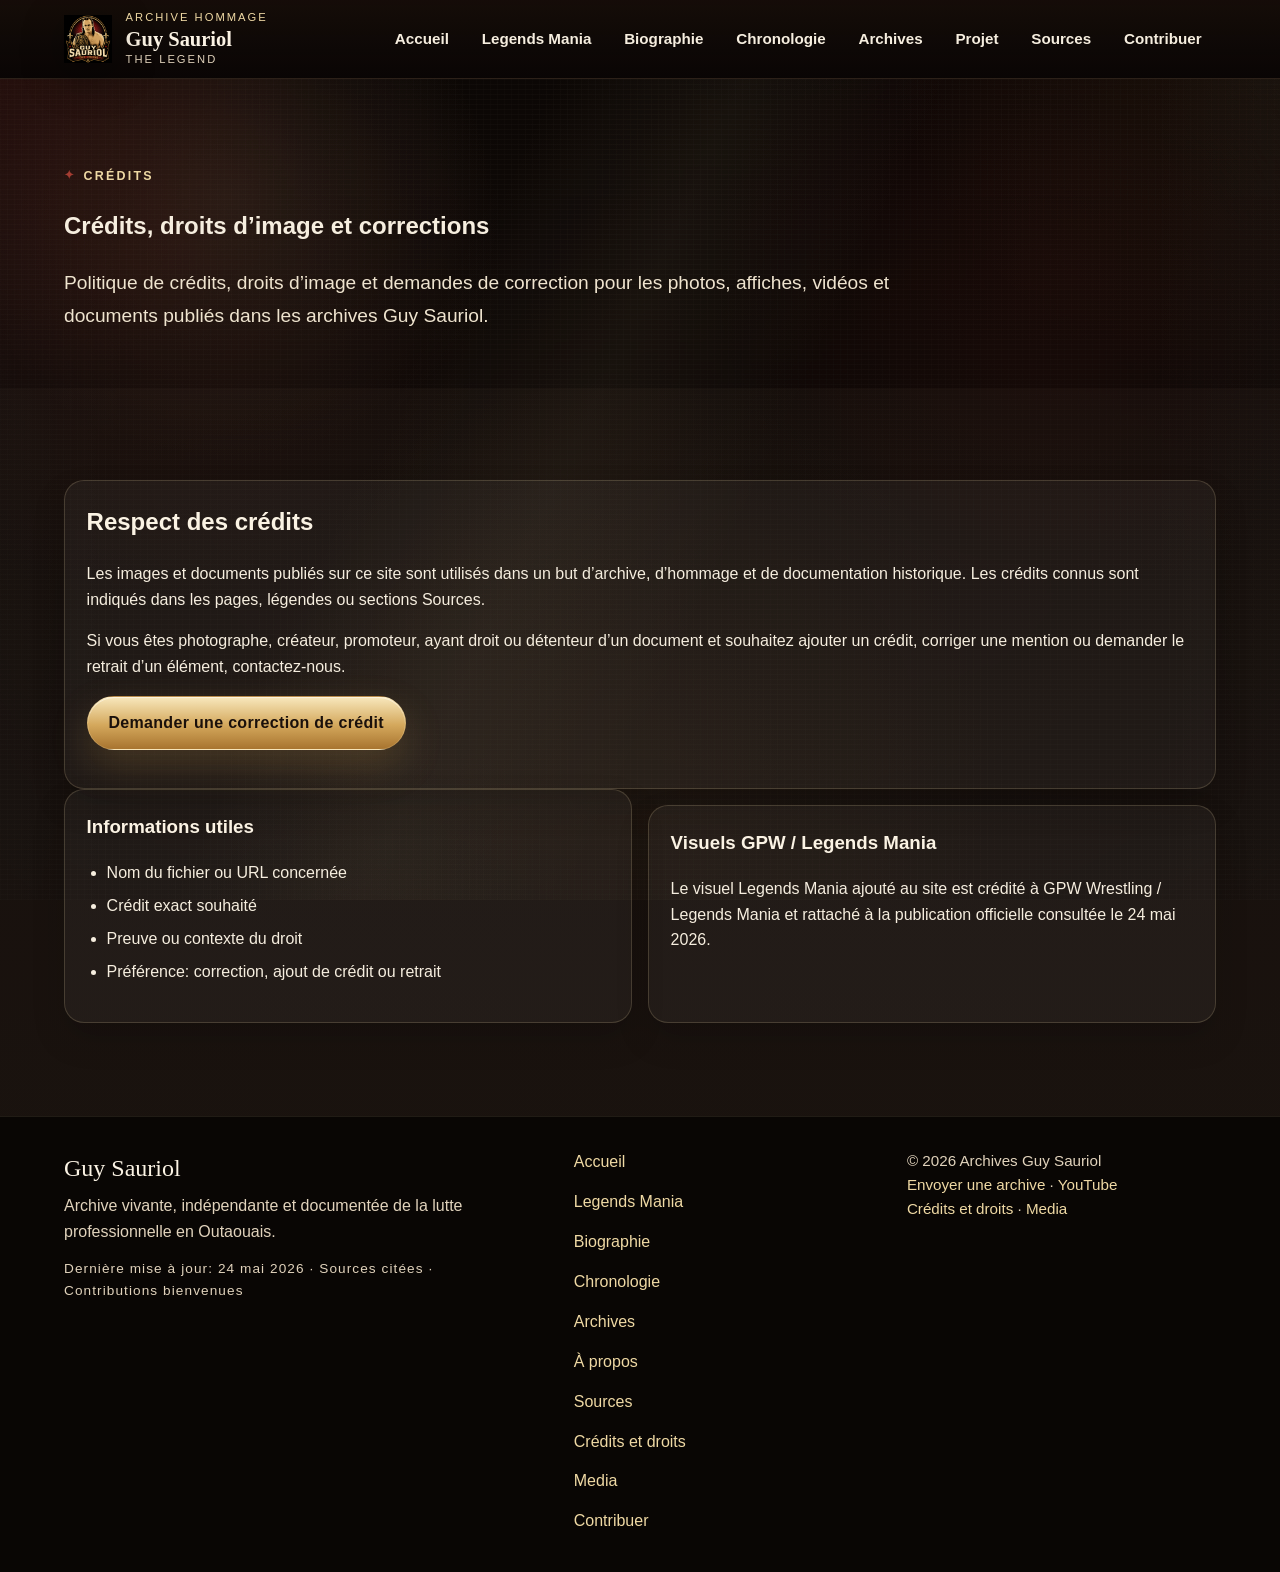
<file: credits-droits.html>
<!doctype html>
<html lang="fr-CA">
  <head>
    <meta charset="utf-8">
    <meta name="viewport" content="width=device-width, initial-scale=1">
    <title>Crédits et droits — Archives Guy Sauriol</title>
    <meta name="description" content="Politique de crédits, droits d’image et demandes de correction pour les photos, affiches, vidéos et documents publiés dans les archives Guy Sauriol.">
    <meta name="robots" content="index,follow,max-image-preview:large">
    <meta name="author" content="Archives Guy Sauriol">
    <meta name="theme-color" content="#140d0a">
    <link rel="canonical" href="https://www.guysauriol.ca/credits-droits.html">
    <link rel="icon" type="image/png" href="assets/images/favicon.png">
    <link rel="apple-touch-icon" href="assets/images/favicon.png">
    <meta property="og:locale" content="fr_CA">
    <meta property="og:type" content="article">
    <meta property="og:title" content="Crédits et droits — Archives Guy Sauriol">
    <meta property="og:description" content="Politique de crédits, droits d’image et demandes de correction pour les photos, affiches, vidéos et documents publiés dans les archives Guy Sauriol.">
    <meta property="og:url" content="https://www.guysauriol.ca/credits-droits.html">
    <meta property="og:image" content="https://www.guysauriol.ca/assets/images/og-guy-sauriol.jpg">
    <meta property="og:image:width" content="1200">
    <meta property="og:image:height" content="675">
    <meta name="twitter:card" content="summary_large_image">
    <meta name="twitter:title" content="Crédits et droits — Archives Guy Sauriol">
    <meta name="twitter:description" content="Politique de crédits, droits d’image et demandes de correction pour les photos, affiches, vidéos et documents publiés dans les archives Guy Sauriol.">
    <meta name="twitter:image" content="https://www.guysauriol.ca/assets/images/og-guy-sauriol.jpg">
    <link rel="stylesheet" href="assets/css/style.css?v=20260529b">
    <script defer src="assets/js/main.js"></script>
    <script type="application/ld+json">
      {
      "@context": "https://schema.org",
      "@graph": [
            {
                  "@type": "WebPage",
                  "@id": "https://www.guysauriol.ca/credits-droits.html#webpage",
                  "url": "https://www.guysauriol.ca/credits-droits.html",
                  "name": "Crédits et droits — Archives Guy Sauriol",
                  "description": "Politique de crédits, droits d’image et demandes de correction pour les photos, affiches, vidéos et documents publiés dans les archives Guy Sauriol.",
                  "inLanguage": "fr-CA",
                  "isPartOf": {
                        "@id": "https://www.guysauriol.ca/#website"
                  },
                  "about": {
                        "@id": "https://www.guysauriol.ca/#person"
                  }
            },
            {
                  "@type": "BreadcrumbList",
                  "@id": "https://www.guysauriol.ca/credits-droits.html#breadcrumbs",
                  "itemListElement": [
                        {
                              "@type": "ListItem",
                              "position": 1,
                              "name": "Accueil",
                              "item": "https://www.guysauriol.ca/"
                        },
                        {
                              "@type": "ListItem",
                              "position": 2,
                              "name": "Crédits et droits — Archives Guy Sauriol",
                              "item": "https://www.guysauriol.ca/credits-droits.html"
                        }
                  ]
            }
      ]
}
    </script>
  </head>
  <body>
    <a class="skip-link" href="#contenu">Aller au contenu principal</a>
    <header class="site-header" id="top">
      <div class="container header-inner">
        <a class="brand" href="/" aria-label="Retour à l’accueil Guy Sauriol">
          <img src="assets/images/logo-guy-sauriol.png" width="640" height="640" alt="Logo Guy Sauriol The Legend">
          <span class="brand-copy"><span class="brand-kicker">Archive hommage</span><strong>Guy Sauriol</strong><span class="brand-subtitle">The Legend</span></span>
        </a>
        <button class="nav-toggle" type="button" aria-expanded="false" aria-controls="site-navigation">Menu</button>
        <nav class="site-nav" id="site-navigation" aria-label="Navigation principale"><ul class="nav-list"><li><a href="/">Accueil</a></li><li><a href="/legends-mania-2026.html">Legends Mania</a></li><li><a href="/biographie.html">Biographie</a></li><li><a href="/chronologie.html">Chronologie</a></li><li><a href="/archives.html">Archives</a></li><li><a href="/a-propos.html">Projet</a></li><li><a href="/sources.html">Sources</a></li><li><a href="/contribuer.html">Contribuer</a></li></ul></nav>
      </div>
    </header>
    <main id="contenu">
      <section class="page-hero section-dark" aria-labelledby="page-title"><div class="container"><p class="section-label">Crédits</p><h1 id="page-title">Crédits, droits d’image et corrections</h1><p class="lead">Politique de crédits, droits d’image et demandes de correction pour les photos, affiches, vidéos et documents publiés dans les archives Guy Sauriol.</p></div></section>
      <section class="section section-paper"><div class="container"><div class="content-panel"><h2>Respect des crédits</h2><p>Les images et documents publiés sur ce site sont utilisés dans un but d’archive, d’hommage et de documentation historique. Les crédits connus sont indiqués dans les pages, légendes ou sections Sources.</p><p>Si vous êtes photographe, créateur, promoteur, ayant droit ou détenteur d’un document et souhaitez ajouter un crédit, corriger une mention ou demander le retrait d’un élément, contactez-nous.</p><p><a class="button button-primary" href="mailto:guysauriolthelegend@gmail.com?subject=Cr%C3%A9dit%20ou%20droit%20d%E2%80%99image%20-%20Guy%20Sauriol">Demander une correction de crédit</a></p></div><div class="content-grid"><article class="content-panel"><h3>Informations utiles</h3><ul class="page-list"><li>Nom du fichier ou URL concernée</li><li>Crédit exact souhaité</li><li>Preuve ou contexte du droit</li><li>Préférence: correction, ajout de crédit ou retrait</li></ul></article><article class="content-panel"><h3>Visuels GPW / Legends Mania</h3><p>Le visuel Legends Mania ajouté au site est crédité à GPW Wrestling / Legends Mania et rattaché à la publication officielle consultée le 24 mai 2026.</p></article></div></div></section>
    </main>
    <footer class="site-footer"><div class="container footer-grid"><div><p class="footer-title">Guy Sauriol</p><p class="footer-copy">Archive vivante, indépendante et documentée de la lutte professionnelle en Outaouais.</p><p class="small-note">Dernière mise à jour: 24 mai 2026 · Sources citées · Contributions bienvenues</p></div><nav aria-label="Navigation du pied de page"><ul class="footer-nav"><li><a href="/">Accueil</a></li><li><a href="/legends-mania-2026.html">Legends Mania</a></li><li><a href="/biographie.html">Biographie</a></li><li><a href="/chronologie.html">Chronologie</a></li><li><a href="/archives.html">Archives</a></li><li><a href="/a-propos.html">À propos</a></li><li><a href="/sources.html">Sources</a></li><li><a href="/credits-droits.html">Crédits et droits</a></li><li><a href="/media.html">Media</a></li><li><a href="/contribuer.html">Contribuer</a></li></ul></nav><div class="footer-meta"><p>© <span id="current-year">2026</span> Archives Guy Sauriol</p><p><a href="mailto:guysauriolthelegend@gmail.com?subject=Contribution%20archive%20Guy%20Sauriol">Envoyer une archive</a> · <a href="https://www.youtube.com/@GuyTheLegendSauriol" target="_blank" rel="noreferrer">YouTube</a></p><p><a href="/credits-droits.html">Crédits et droits</a> · <a href="/media.html">Media</a></p></div></div></footer>
  </body>
</html>
</file>
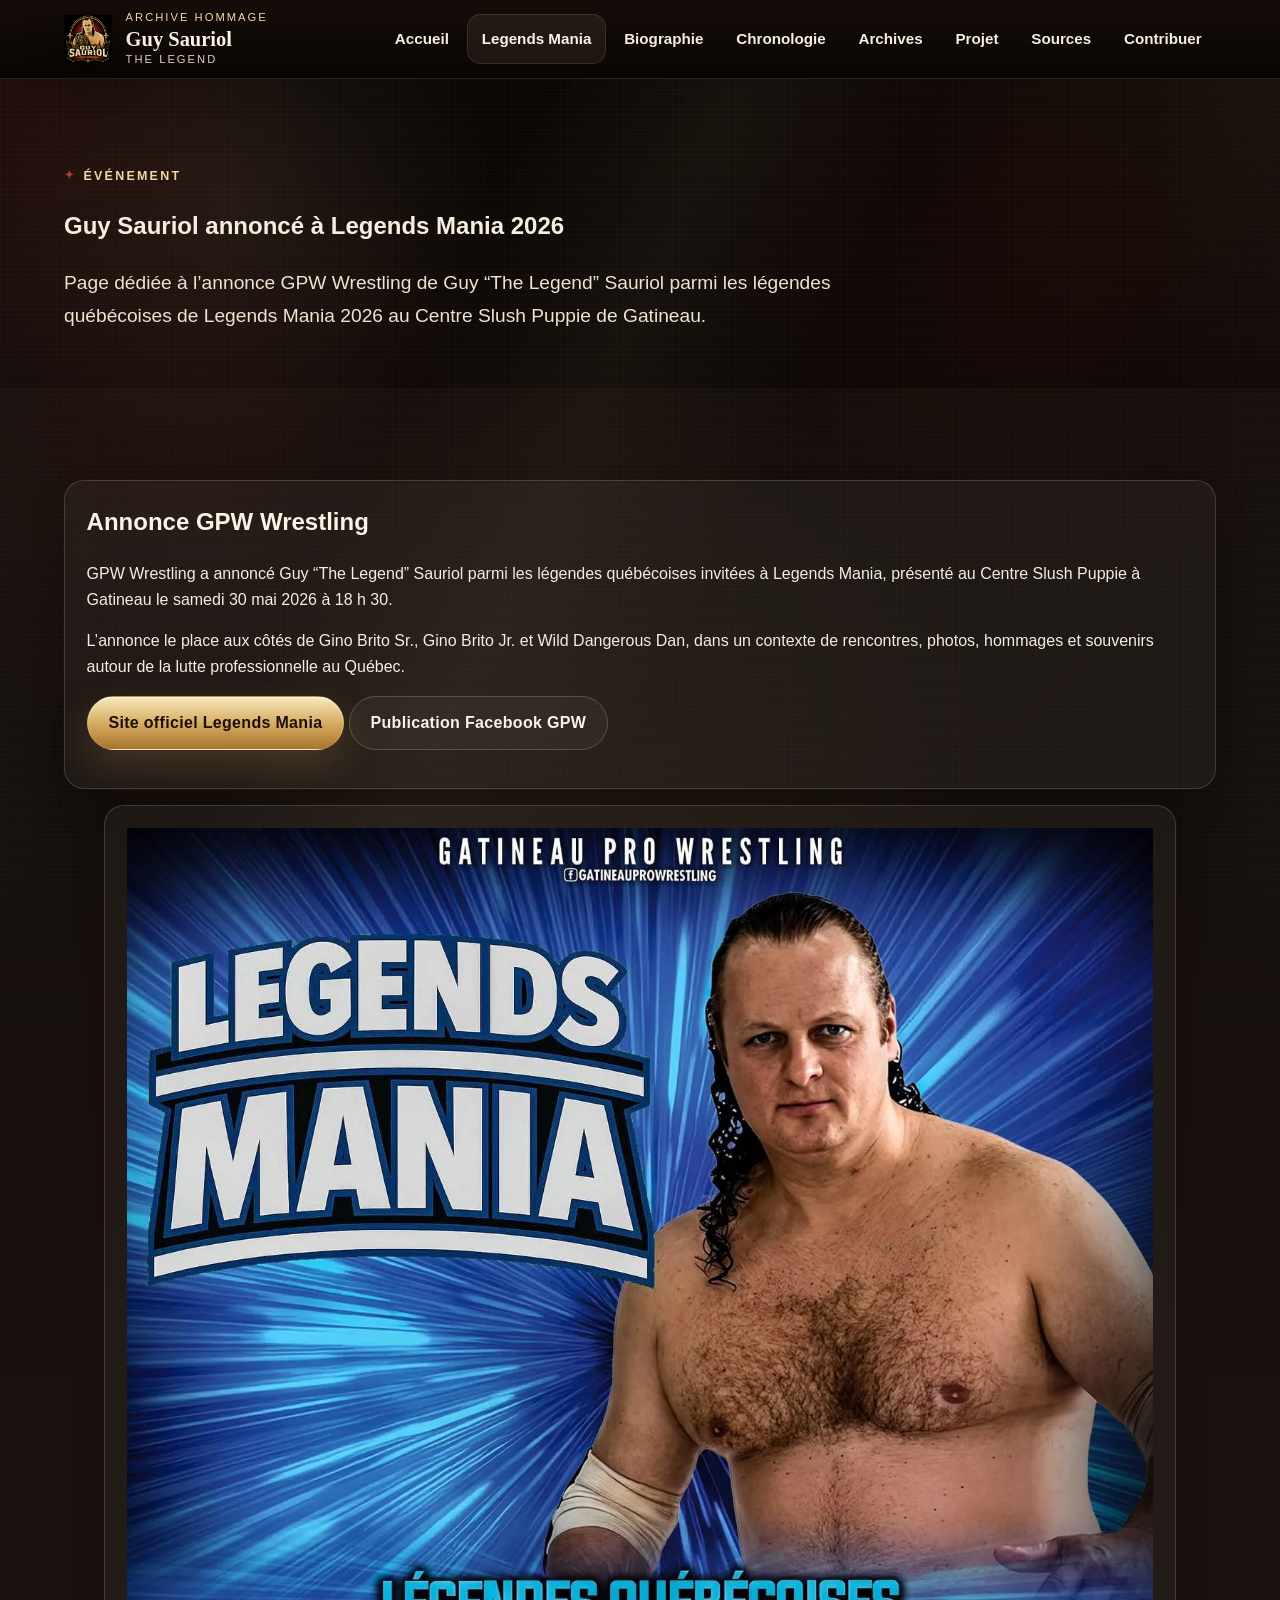
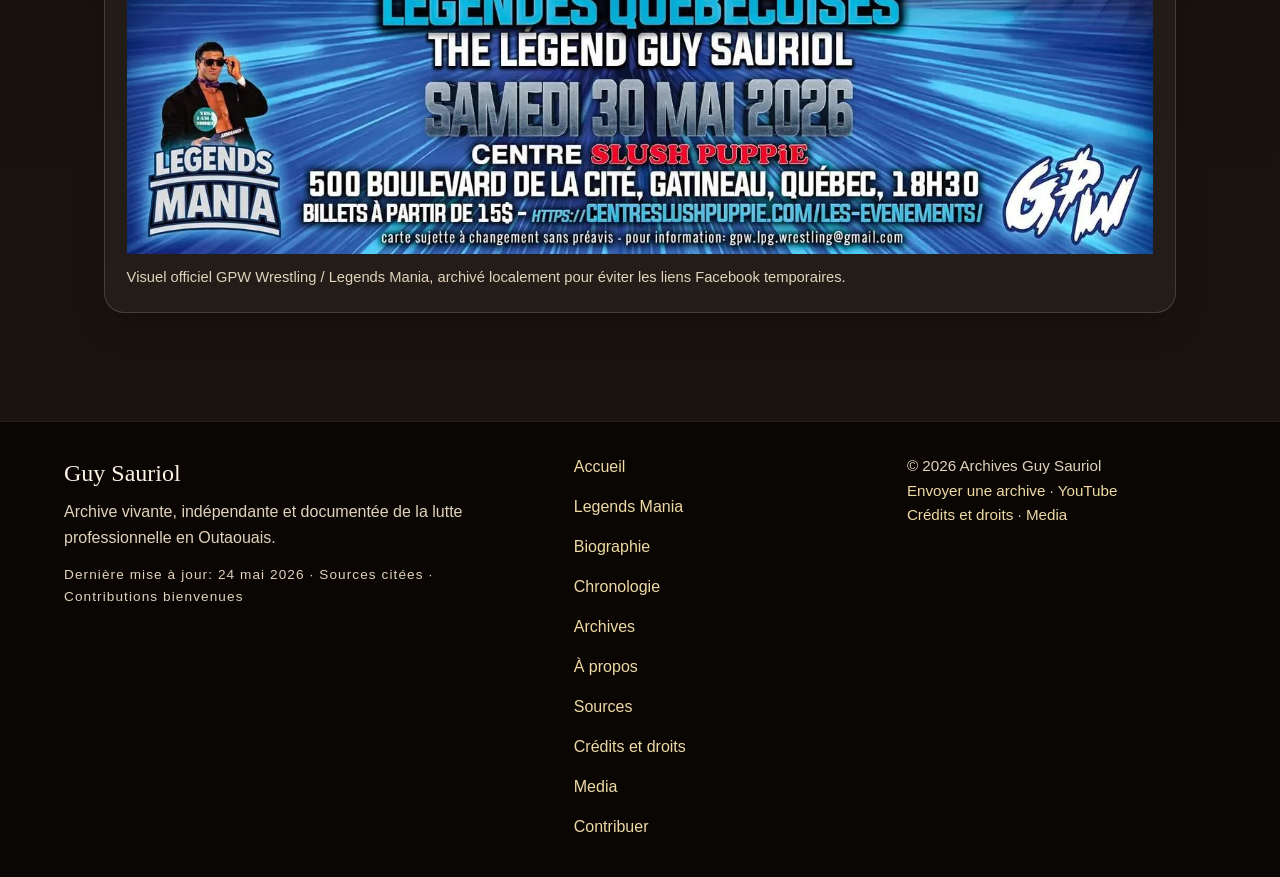
<file: legends-mania-2026.html>
<!doctype html>
<html lang="fr-CA">
  <head>
    <meta charset="utf-8">
    <meta name="viewport" content="width=device-width, initial-scale=1">
    <title>Guy Sauriol à Legends Mania 2026 — GPW Wrestling Gatineau</title>
    <meta name="description" content="Page dédiée à l’annonce GPW Wrestling de Guy “The Legend” Sauriol parmi les légendes québécoises de Legends Mania 2026 au Centre Slush Puppie de Gatineau.">
    <meta name="robots" content="index,follow,max-image-preview:large">
    <meta name="author" content="Archives Guy Sauriol">
    <meta name="theme-color" content="#140d0a">
    <link rel="canonical" href="https://www.guysauriol.ca/legends-mania-2026.html">
    <link rel="icon" type="image/png" href="assets/images/favicon.png">
    <link rel="apple-touch-icon" href="assets/images/favicon.png">
    <meta property="og:locale" content="fr_CA">
    <meta property="og:type" content="article">
    <meta property="og:title" content="Guy Sauriol à Legends Mania 2026 — GPW Wrestling Gatineau">
    <meta property="og:description" content="Page dédiée à l’annonce GPW Wrestling de Guy “The Legend” Sauriol parmi les légendes québécoises de Legends Mania 2026 au Centre Slush Puppie de Gatineau.">
    <meta property="og:url" content="https://www.guysauriol.ca/legends-mania-2026.html">
    <meta property="og:image" content="https://www.guysauriol.ca/assets/images/gpw-legends-mania-guy-sauriol-2026.jpg">
    <meta property="og:image:width" content="1200">
    <meta property="og:image:height" content="675">
    <meta name="twitter:card" content="summary_large_image">
    <meta name="twitter:title" content="Guy Sauriol à Legends Mania 2026 — GPW Wrestling Gatineau">
    <meta name="twitter:description" content="Page dédiée à l’annonce GPW Wrestling de Guy “The Legend” Sauriol parmi les légendes québécoises de Legends Mania 2026 au Centre Slush Puppie de Gatineau.">
    <meta name="twitter:image" content="https://www.guysauriol.ca/assets/images/gpw-legends-mania-guy-sauriol-2026.jpg">
    <link rel="stylesheet" href="assets/css/style.css?v=20260529b">
    <script defer src="assets/js/main.js"></script>
    <script type="application/ld+json">
      {
      "@context": "https://schema.org",
      "@graph": [
            {
                  "@type": "WebPage",
                  "@id": "https://www.guysauriol.ca/legends-mania-2026.html#webpage",
                  "url": "https://www.guysauriol.ca/legends-mania-2026.html",
                  "name": "Guy Sauriol à Legends Mania 2026 — GPW Wrestling Gatineau",
                  "description": "Page dédiée à l’annonce GPW Wrestling de Guy “The Legend” Sauriol parmi les légendes québécoises de Legends Mania 2026 au Centre Slush Puppie de Gatineau.",
                  "inLanguage": "fr-CA",
                  "isPartOf": {
                        "@id": "https://www.guysauriol.ca/#website"
                  },
                  "about": {
                        "@id": "https://www.guysauriol.ca/#person"
                  }
            },
            {
                  "@type": "BreadcrumbList",
                  "@id": "https://www.guysauriol.ca/legends-mania-2026.html#breadcrumbs",
                  "itemListElement": [
                        {
                              "@type": "ListItem",
                              "position": 1,
                              "name": "Accueil",
                              "item": "https://www.guysauriol.ca/"
                        },
                        {
                              "@type": "ListItem",
                              "position": 2,
                              "name": "Guy Sauriol à Legends Mania 2026 — GPW Wrestling Gatineau",
                              "item": "https://www.guysauriol.ca/legends-mania-2026.html"
                        }
                  ]
            },
            {
                  "@type": "Event",
                  "@id": "https://www.guysauriol.ca/#event-legends-mania-2026",
                  "name": "Legends Mania 2026",
                  "startDate": "2026-05-30T18:30:00-04:00",
                  "eventStatus": "https://schema.org/EventScheduled",
                  "eventAttendanceMode": "https://schema.org/OfflineEventAttendanceMode",
                  "url": "https://www.gpwlegendsmania.ca/",
                  "image": "https://www.guysauriol.ca/assets/images/gpw-legends-mania-guy-sauriol-2026.jpg",
                  "description": "Gala Legends Mania de la GPW au Centre Slush Puppie à Gatineau, avec Guy Sauriol parmi les légendes québécoises annoncées.",
                  "location": {
                        "@type": "Place",
                        "name": "Centre Slush Puppie",
                        "address": {
                              "@type": "PostalAddress",
                              "addressLocality": "Gatineau",
                              "addressRegion": "QC",
                              "addressCountry": "CA"
                        }
                  },
                  "organizer": {
                        "@type": "Organization",
                        "name": "Gatineau Pro Wrestling"
                  }
            }
      ]
}
    </script>
  </head>
  <body>
    <a class="skip-link" href="#contenu">Aller au contenu principal</a>
    <header class="site-header" id="top">
      <div class="container header-inner">
        <a class="brand" href="/" aria-label="Retour à l’accueil Guy Sauriol">
          <img src="assets/images/logo-guy-sauriol.png" width="640" height="640" alt="Logo Guy Sauriol The Legend">
          <span class="brand-copy"><span class="brand-kicker">Archive hommage</span><strong>Guy Sauriol</strong><span class="brand-subtitle">The Legend</span></span>
        </a>
        <button class="nav-toggle" type="button" aria-expanded="false" aria-controls="site-navigation">Menu</button>
        <nav class="site-nav" id="site-navigation" aria-label="Navigation principale"><ul class="nav-list"><li><a href="/">Accueil</a></li><li><a href="/legends-mania-2026.html">Legends Mania</a></li><li><a href="/biographie.html">Biographie</a></li><li><a href="/chronologie.html">Chronologie</a></li><li><a href="/archives.html">Archives</a></li><li><a href="/a-propos.html">Projet</a></li><li><a href="/sources.html">Sources</a></li><li><a href="/contribuer.html">Contribuer</a></li></ul></nav>
      </div>
    </header>
    <main id="contenu">
      <section class="page-hero section-dark" aria-labelledby="page-title"><div class="container"><p class="section-label">Événement</p><h1 id="page-title">Guy Sauriol annoncé à Legends Mania 2026</h1><p class="lead">Page dédiée à l’annonce GPW Wrestling de Guy “The Legend” Sauriol parmi les légendes québécoises de Legends Mania 2026 au Centre Slush Puppie de Gatineau.</p></div></section>
      <section class="section section-paper"><div class="container"><div class="content-panel"><h2>Annonce GPW Wrestling</h2><p>GPW Wrestling a annoncé Guy “The Legend” Sauriol parmi les légendes québécoises invitées à Legends Mania, présenté au Centre Slush Puppie à Gatineau le samedi 30 mai 2026 à 18 h 30.</p><p>L’annonce le place aux côtés de Gino Brito Sr., Gino Brito Jr. et Wild Dangerous Dan, dans un contexte de rencontres, photos, hommages et souvenirs autour de la lutte professionnelle au Québec.</p><p><a class="button button-primary" href="https://www.gpwlegendsmania.ca/" target="_blank" rel="noreferrer">Site officiel Legends Mania</a> <a class="button button-secondary" href="https://www.facebook.com/photo/?fbid=1333727168854016&set=pcb.1333727205520679" target="_blank" rel="noreferrer">Publication Facebook GPW</a></p></div><figure class="content-panel"><picture><source srcset="assets/images/gpw-legends-mania-guy-sauriol-2026.webp" type="image/webp"><img src="assets/images/gpw-legends-mania-guy-sauriol-2026.jpg" width="1440" height="1440" loading="lazy" alt="Affiche GPW Legends Mania 2026 avec Guy The Legend Sauriol"></picture><figcaption>Visuel officiel GPW Wrestling / Legends Mania, archivé localement pour éviter les liens Facebook temporaires.</figcaption></figure></div></section>
    </main>
    <footer class="site-footer"><div class="container footer-grid"><div><p class="footer-title">Guy Sauriol</p><p class="footer-copy">Archive vivante, indépendante et documentée de la lutte professionnelle en Outaouais.</p><p class="small-note">Dernière mise à jour: 24 mai 2026 · Sources citées · Contributions bienvenues</p></div><nav aria-label="Navigation du pied de page"><ul class="footer-nav"><li><a href="/">Accueil</a></li><li><a href="/legends-mania-2026.html">Legends Mania</a></li><li><a href="/biographie.html">Biographie</a></li><li><a href="/chronologie.html">Chronologie</a></li><li><a href="/archives.html">Archives</a></li><li><a href="/a-propos.html">À propos</a></li><li><a href="/sources.html">Sources</a></li><li><a href="/credits-droits.html">Crédits et droits</a></li><li><a href="/media.html">Media</a></li><li><a href="/contribuer.html">Contribuer</a></li></ul></nav><div class="footer-meta"><p>© <span id="current-year">2026</span> Archives Guy Sauriol</p><p><a href="mailto:guysauriolthelegend@gmail.com?subject=Contribution%20archive%20Guy%20Sauriol">Envoyer une archive</a> · <a href="https://www.youtube.com/@GuyTheLegendSauriol" target="_blank" rel="noreferrer">YouTube</a></p><p><a href="/credits-droits.html">Crédits et droits</a> · <a href="/media.html">Media</a></p></div></div></footer>
  </body>
</html>
</file>
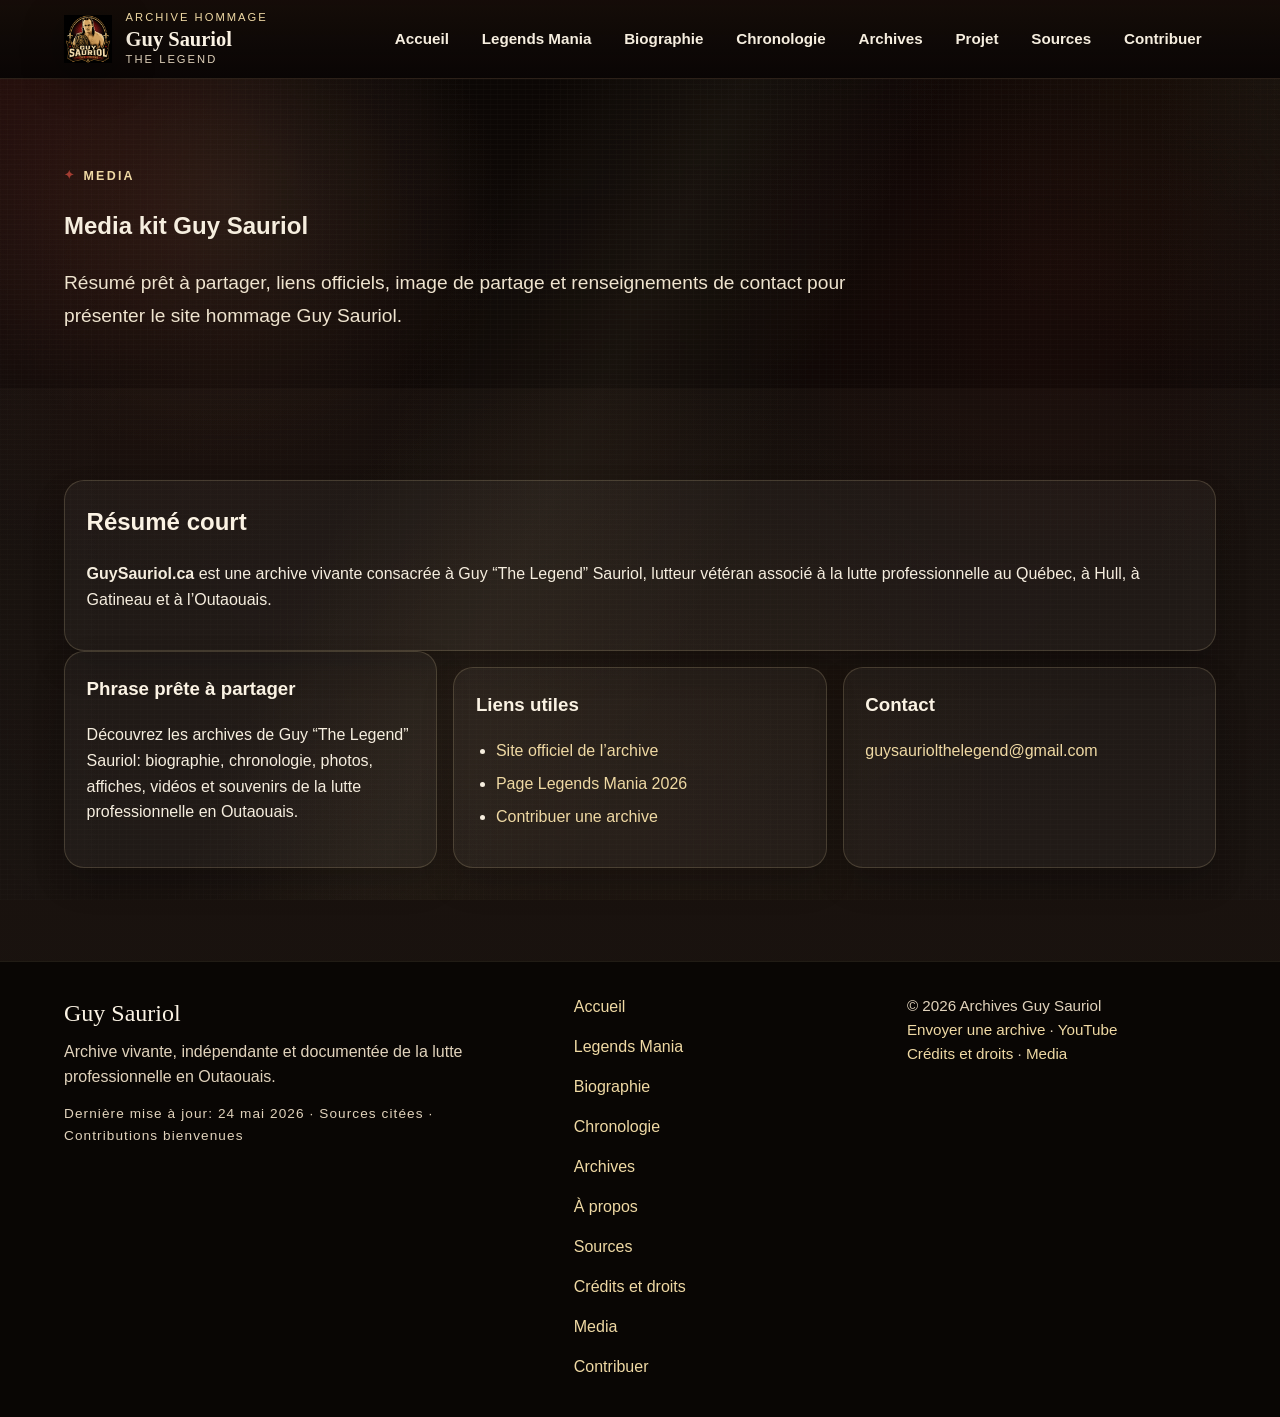
<file: media.html>
<!doctype html>
<html lang="fr-CA">
  <head>
    <meta charset="utf-8">
    <meta name="viewport" content="width=device-width, initial-scale=1">
    <title>Media kit — Guy Sauriol The Legend</title>
    <meta name="description" content="Résumé prêt à partager, liens officiels, image de partage et renseignements de contact pour présenter le site hommage Guy Sauriol.">
    <meta name="robots" content="index,follow,max-image-preview:large">
    <meta name="author" content="Archives Guy Sauriol">
    <meta name="theme-color" content="#140d0a">
    <link rel="canonical" href="https://www.guysauriol.ca/media.html">
    <link rel="icon" type="image/png" href="assets/images/favicon.png">
    <link rel="apple-touch-icon" href="assets/images/favicon.png">
    <meta property="og:locale" content="fr_CA">
    <meta property="og:type" content="article">
    <meta property="og:title" content="Media kit — Guy Sauriol The Legend">
    <meta property="og:description" content="Résumé prêt à partager, liens officiels, image de partage et renseignements de contact pour présenter le site hommage Guy Sauriol.">
    <meta property="og:url" content="https://www.guysauriol.ca/media.html">
    <meta property="og:image" content="https://www.guysauriol.ca/assets/images/og-guy-sauriol.jpg">
    <meta property="og:image:width" content="1200">
    <meta property="og:image:height" content="675">
    <meta name="twitter:card" content="summary_large_image">
    <meta name="twitter:title" content="Media kit — Guy Sauriol The Legend">
    <meta name="twitter:description" content="Résumé prêt à partager, liens officiels, image de partage et renseignements de contact pour présenter le site hommage Guy Sauriol.">
    <meta name="twitter:image" content="https://www.guysauriol.ca/assets/images/og-guy-sauriol.jpg">
    <link rel="stylesheet" href="assets/css/style.css?v=20260529b">
    <script defer src="assets/js/main.js"></script>
    <script type="application/ld+json">
      {
      "@context": "https://schema.org",
      "@graph": [
            {
                  "@type": "WebPage",
                  "@id": "https://www.guysauriol.ca/media.html#webpage",
                  "url": "https://www.guysauriol.ca/media.html",
                  "name": "Media kit — Guy Sauriol The Legend",
                  "description": "Résumé prêt à partager, liens officiels, image de partage et renseignements de contact pour présenter le site hommage Guy Sauriol.",
                  "inLanguage": "fr-CA",
                  "isPartOf": {
                        "@id": "https://www.guysauriol.ca/#website"
                  },
                  "about": {
                        "@id": "https://www.guysauriol.ca/#person"
                  }
            },
            {
                  "@type": "BreadcrumbList",
                  "@id": "https://www.guysauriol.ca/media.html#breadcrumbs",
                  "itemListElement": [
                        {
                              "@type": "ListItem",
                              "position": 1,
                              "name": "Accueil",
                              "item": "https://www.guysauriol.ca/"
                        },
                        {
                              "@type": "ListItem",
                              "position": 2,
                              "name": "Media kit — Guy Sauriol The Legend",
                              "item": "https://www.guysauriol.ca/media.html"
                        }
                  ]
            }
      ]
}
    </script>
  </head>
  <body>
    <a class="skip-link" href="#contenu">Aller au contenu principal</a>
    <header class="site-header" id="top">
      <div class="container header-inner">
        <a class="brand" href="/" aria-label="Retour à l’accueil Guy Sauriol">
          <img src="assets/images/logo-guy-sauriol.png" width="640" height="640" alt="Logo Guy Sauriol The Legend">
          <span class="brand-copy"><span class="brand-kicker">Archive hommage</span><strong>Guy Sauriol</strong><span class="brand-subtitle">The Legend</span></span>
        </a>
        <button class="nav-toggle" type="button" aria-expanded="false" aria-controls="site-navigation">Menu</button>
        <nav class="site-nav" id="site-navigation" aria-label="Navigation principale"><ul class="nav-list"><li><a href="/">Accueil</a></li><li><a href="/legends-mania-2026.html">Legends Mania</a></li><li><a href="/biographie.html">Biographie</a></li><li><a href="/chronologie.html">Chronologie</a></li><li><a href="/archives.html">Archives</a></li><li><a href="/a-propos.html">Projet</a></li><li><a href="/sources.html">Sources</a></li><li><a href="/contribuer.html">Contribuer</a></li></ul></nav>
      </div>
    </header>
    <main id="contenu">
      <section class="page-hero section-dark" aria-labelledby="page-title"><div class="container"><p class="section-label">Media</p><h1 id="page-title">Media kit Guy Sauriol</h1><p class="lead">Résumé prêt à partager, liens officiels, image de partage et renseignements de contact pour présenter le site hommage Guy Sauriol.</p></div></section>
      <section class="section section-paper"><div class="container"><div class="content-panel"><h2>Résumé court</h2><p><strong>GuySauriol.ca</strong> est une archive vivante consacrée à Guy “The Legend” Sauriol, lutteur vétéran associé à la lutte professionnelle au Québec, à Hull, à Gatineau et à l’Outaouais.</p></div><div class="content-grid"><article class="content-panel"><h3>Phrase prête à partager</h3><p>Découvrez les archives de Guy “The Legend” Sauriol: biographie, chronologie, photos, affiches, vidéos et souvenirs de la lutte professionnelle en Outaouais.</p></article><article class="content-panel"><h3>Liens utiles</h3><ul class="page-list"><li><a href="https://www.guysauriol.ca/">Site officiel de l’archive</a></li><li><a href="https://www.guysauriol.ca/legends-mania-2026.html">Page Legends Mania 2026</a></li><li><a href="https://www.guysauriol.ca/contribuer.html">Contribuer une archive</a></li></ul></article><article class="content-panel"><h3>Contact</h3><p><a href="mailto:guysauriolthelegend@gmail.com?subject=Media%20-%20Guy%20Sauriol">guysauriolthelegend@gmail.com</a></p></article></div></div></section>
    </main>
    <footer class="site-footer"><div class="container footer-grid"><div><p class="footer-title">Guy Sauriol</p><p class="footer-copy">Archive vivante, indépendante et documentée de la lutte professionnelle en Outaouais.</p><p class="small-note">Dernière mise à jour: 24 mai 2026 · Sources citées · Contributions bienvenues</p></div><nav aria-label="Navigation du pied de page"><ul class="footer-nav"><li><a href="/">Accueil</a></li><li><a href="/legends-mania-2026.html">Legends Mania</a></li><li><a href="/biographie.html">Biographie</a></li><li><a href="/chronologie.html">Chronologie</a></li><li><a href="/archives.html">Archives</a></li><li><a href="/a-propos.html">À propos</a></li><li><a href="/sources.html">Sources</a></li><li><a href="/credits-droits.html">Crédits et droits</a></li><li><a href="/media.html">Media</a></li><li><a href="/contribuer.html">Contribuer</a></li></ul></nav><div class="footer-meta"><p>© <span id="current-year">2026</span> Archives Guy Sauriol</p><p><a href="mailto:guysauriolthelegend@gmail.com?subject=Contribution%20archive%20Guy%20Sauriol">Envoyer une archive</a> · <a href="https://www.youtube.com/@GuyTheLegendSauriol" target="_blank" rel="noreferrer">YouTube</a></p><p><a href="/credits-droits.html">Crédits et droits</a> · <a href="/media.html">Media</a></p></div></div></footer>
  </body>
</html>
</file>
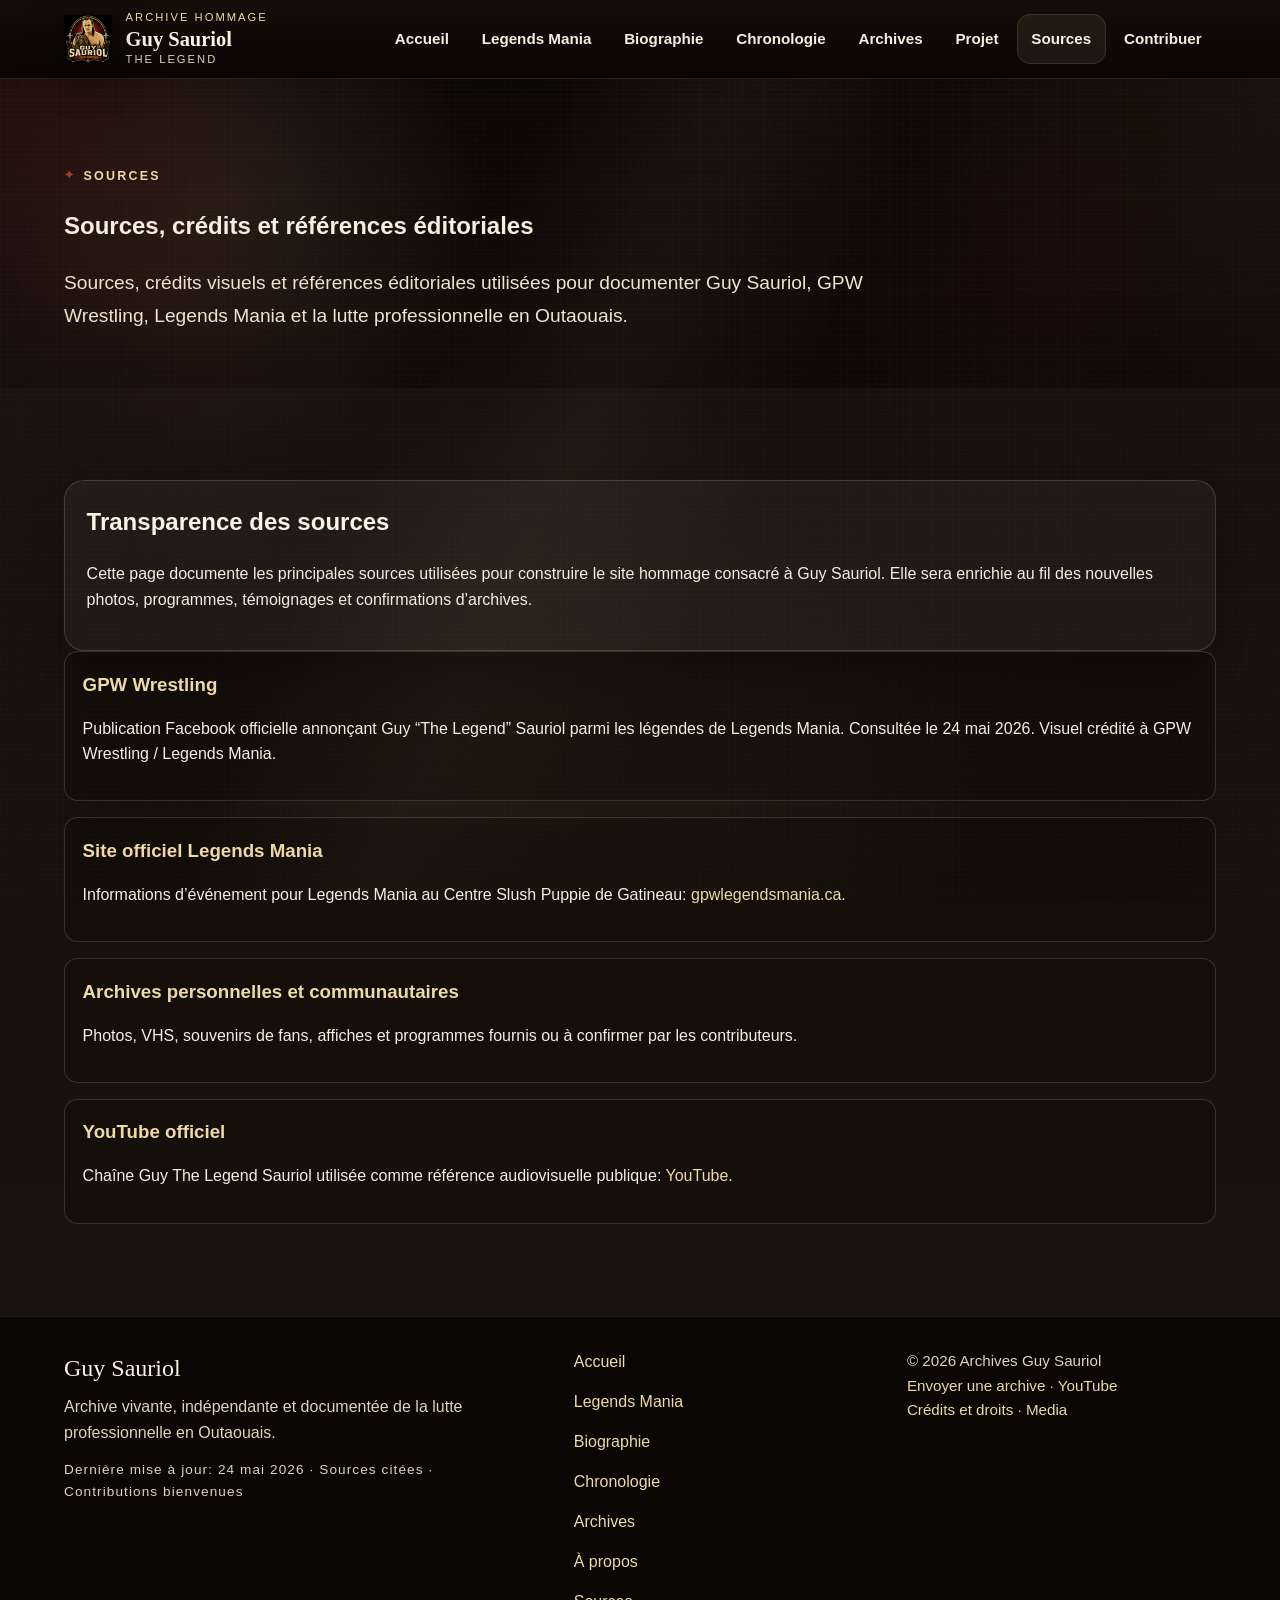
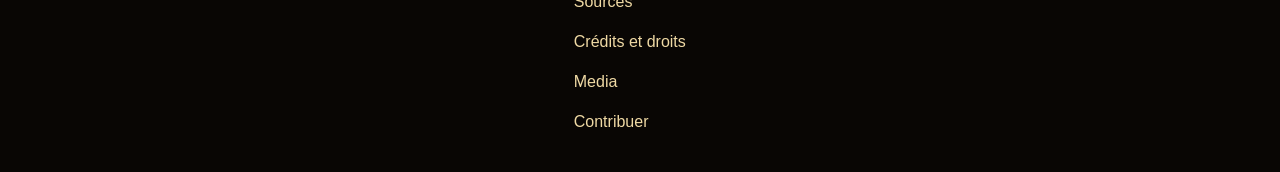
<file: sources.html>
<!doctype html>
<html lang="fr-CA">
  <head>
    <meta charset="utf-8">
    <meta name="viewport" content="width=device-width, initial-scale=1">
    <title>Sources et crédits — Archives Guy Sauriol</title>
    <meta name="description" content="Sources, crédits visuels et références éditoriales utilisées pour documenter Guy Sauriol, GPW Wrestling, Legends Mania et la lutte professionnelle en Outaouais.">
    <meta name="robots" content="index,follow,max-image-preview:large">
    <meta name="author" content="Archives Guy Sauriol">
    <meta name="theme-color" content="#140d0a">
    <link rel="canonical" href="https://www.guysauriol.ca/sources.html">
    <link rel="icon" type="image/png" href="assets/images/favicon.png">
    <link rel="apple-touch-icon" href="assets/images/favicon.png">
    <meta property="og:locale" content="fr_CA">
    <meta property="og:type" content="article">
    <meta property="og:title" content="Sources et crédits — Archives Guy Sauriol">
    <meta property="og:description" content="Sources, crédits visuels et références éditoriales utilisées pour documenter Guy Sauriol, GPW Wrestling, Legends Mania et la lutte professionnelle en Outaouais.">
    <meta property="og:url" content="https://www.guysauriol.ca/sources.html">
    <meta property="og:image" content="https://www.guysauriol.ca/assets/images/og-guy-sauriol.jpg">
    <meta property="og:image:width" content="1200">
    <meta property="og:image:height" content="675">
    <meta name="twitter:card" content="summary_large_image">
    <meta name="twitter:title" content="Sources et crédits — Archives Guy Sauriol">
    <meta name="twitter:description" content="Sources, crédits visuels et références éditoriales utilisées pour documenter Guy Sauriol, GPW Wrestling, Legends Mania et la lutte professionnelle en Outaouais.">
    <meta name="twitter:image" content="https://www.guysauriol.ca/assets/images/og-guy-sauriol.jpg">
    <link rel="stylesheet" href="assets/css/style.css?v=20260529b">
    <script defer src="assets/js/main.js"></script>
    <script type="application/ld+json">
      {
      "@context": "https://schema.org",
      "@graph": [
            {
                  "@type": "WebPage",
                  "@id": "https://www.guysauriol.ca/sources.html#webpage",
                  "url": "https://www.guysauriol.ca/sources.html",
                  "name": "Sources et crédits — Archives Guy Sauriol",
                  "description": "Sources, crédits visuels et références éditoriales utilisées pour documenter Guy Sauriol, GPW Wrestling, Legends Mania et la lutte professionnelle en Outaouais.",
                  "inLanguage": "fr-CA",
                  "isPartOf": {
                        "@id": "https://www.guysauriol.ca/#website"
                  },
                  "about": {
                        "@id": "https://www.guysauriol.ca/#person"
                  }
            },
            {
                  "@type": "BreadcrumbList",
                  "@id": "https://www.guysauriol.ca/sources.html#breadcrumbs",
                  "itemListElement": [
                        {
                              "@type": "ListItem",
                              "position": 1,
                              "name": "Accueil",
                              "item": "https://www.guysauriol.ca/"
                        },
                        {
                              "@type": "ListItem",
                              "position": 2,
                              "name": "Sources et crédits — Archives Guy Sauriol",
                              "item": "https://www.guysauriol.ca/sources.html"
                        }
                  ]
            }
      ]
}
    </script>
  </head>
  <body>
    <a class="skip-link" href="#contenu">Aller au contenu principal</a>
    <header class="site-header" id="top">
      <div class="container header-inner">
        <a class="brand" href="/" aria-label="Retour à l’accueil Guy Sauriol">
          <img src="assets/images/logo-guy-sauriol.png" width="640" height="640" alt="Logo Guy Sauriol The Legend">
          <span class="brand-copy"><span class="brand-kicker">Archive hommage</span><strong>Guy Sauriol</strong><span class="brand-subtitle">The Legend</span></span>
        </a>
        <button class="nav-toggle" type="button" aria-expanded="false" aria-controls="site-navigation">Menu</button>
        <nav class="site-nav" id="site-navigation" aria-label="Navigation principale"><ul class="nav-list"><li><a href="/">Accueil</a></li><li><a href="/legends-mania-2026.html">Legends Mania</a></li><li><a href="/biographie.html">Biographie</a></li><li><a href="/chronologie.html">Chronologie</a></li><li><a href="/archives.html">Archives</a></li><li><a href="/a-propos.html">Projet</a></li><li><a href="/sources.html">Sources</a></li><li><a href="/contribuer.html">Contribuer</a></li></ul></nav>
      </div>
    </header>
    <main id="contenu">
      <section class="page-hero section-dark" aria-labelledby="page-title"><div class="container"><p class="section-label">Sources</p><h1 id="page-title">Sources, crédits et références éditoriales</h1><p class="lead">Sources, crédits visuels et références éditoriales utilisées pour documenter Guy Sauriol, GPW Wrestling, Legends Mania et la lutte professionnelle en Outaouais.</p></div></section>
      <section class="section section-paper"><div class="container"><div class="content-panel"><h2>Transparence des sources</h2><p>Cette page documente les principales sources utilisées pour construire le site hommage consacré à Guy Sauriol. Elle sera enrichie au fil des nouvelles photos, programmes, témoignages et confirmations d’archives.</p></div><div class="source-list"><article class="source-item"><h3>GPW Wrestling</h3><p>Publication Facebook officielle annonçant Guy “The Legend” Sauriol parmi les légendes de Legends Mania. Consultée le 24 mai 2026. Visuel crédité à GPW Wrestling / Legends Mania.</p></article><article class="source-item"><h3>Site officiel Legends Mania</h3><p>Informations d’événement pour Legends Mania au Centre Slush Puppie de Gatineau: <a href="https://www.gpwlegendsmania.ca/" target="_blank" rel="noreferrer">gpwlegendsmania.ca</a>.</p></article><article class="source-item"><h3>Archives personnelles et communautaires</h3><p>Photos, VHS, souvenirs de fans, affiches et programmes fournis ou à confirmer par les contributeurs.</p></article><article class="source-item"><h3>YouTube officiel</h3><p>Chaîne Guy The Legend Sauriol utilisée comme référence audiovisuelle publique: <a href="https://www.youtube.com/@GuyTheLegendSauriol" target="_blank" rel="noreferrer">YouTube</a>.</p></article></div></div></section>
    </main>
    <footer class="site-footer"><div class="container footer-grid"><div><p class="footer-title">Guy Sauriol</p><p class="footer-copy">Archive vivante, indépendante et documentée de la lutte professionnelle en Outaouais.</p><p class="small-note">Dernière mise à jour: 24 mai 2026 · Sources citées · Contributions bienvenues</p></div><nav aria-label="Navigation du pied de page"><ul class="footer-nav"><li><a href="/">Accueil</a></li><li><a href="/legends-mania-2026.html">Legends Mania</a></li><li><a href="/biographie.html">Biographie</a></li><li><a href="/chronologie.html">Chronologie</a></li><li><a href="/archives.html">Archives</a></li><li><a href="/a-propos.html">À propos</a></li><li><a href="/sources.html">Sources</a></li><li><a href="/credits-droits.html">Crédits et droits</a></li><li><a href="/media.html">Media</a></li><li><a href="/contribuer.html">Contribuer</a></li></ul></nav><div class="footer-meta"><p>© <span id="current-year">2026</span> Archives Guy Sauriol</p><p><a href="mailto:guysauriolthelegend@gmail.com?subject=Contribution%20archive%20Guy%20Sauriol">Envoyer une archive</a> · <a href="https://www.youtube.com/@GuyTheLegendSauriol" target="_blank" rel="noreferrer">YouTube</a></p><p><a href="/credits-droits.html">Crédits et droits</a> · <a href="/media.html">Media</a></p></div></div></footer>
  </body>
</html>
</file>
<file: assets/css/style.css>
:root {
  --bg: #130c09;
  --bg-soft: #1b120d;
  --surface: #211713;
  --surface-soft: #2b1d18;
  --surface-paper: rgba(241, 228, 207, 0.08);
  --paper: #efe4cf;
  --paper-strong: #fbf3e4;
  --text: #f6eedf;
  --text-muted: #d5c6af;
  --gold: #c79d53;
  --gold-soft: #efd9a4;
  --red: #7c1d18;
  --red-soft: #a43d32;
  --line: rgba(239, 217, 164, 0.18);
  --line-strong: rgba(239, 217, 164, 0.32);
  --shadow: 0 1.3rem 3rem rgba(0, 0, 0, 0.34);
  --radius-sm: 0.85rem;
  --radius-md: 1.25rem;
  --radius-lg: 1.6rem;
  --max-width: 72rem;
  --header-height: 4.9rem;
}

html {
  scroll-behavior: smooth;
}

@media (prefers-reduced-motion: reduce) {
  html {
    scroll-behavior: auto;
  }

  *,
  *::before,
  *::after {
    animation-duration: 0.01ms !important;
    animation-iteration-count: 1 !important;
    scroll-behavior: auto !important;
    transition-duration: 0.01ms !important;
  }
}

*,
*::before,
*::after {
  box-sizing: border-box;
}

body {
  margin: 0;
  min-height: 100vh;
  font-family: "Trebuchet MS", "Gill Sans", "Helvetica Neue", sans-serif;
  line-height: 1.6;
  color: var(--text);
  background:
    radial-gradient(circle at top right, rgba(199, 157, 83, 0.1), transparent 25rem),
    radial-gradient(circle at 12% 16%, rgba(164, 61, 50, 0.13), transparent 22rem),
    linear-gradient(180deg, #0d0806 0%, #130c09 22%, #18100c 100%);
  isolation: isolate;
}

body::before,
body::after {
  content: "";
  position: fixed;
  inset: 0;
  pointer-events: none;
}

body::before {
  background:
    radial-gradient(circle at 18% 20%, rgba(239, 217, 164, 0.05), transparent 0 15rem),
    radial-gradient(circle at 82% 28%, rgba(124, 29, 24, 0.1), transparent 0 20rem),
    radial-gradient(circle at 50% 115%, rgba(199, 157, 83, 0.05), transparent 0 22rem),
    linear-gradient(90deg, rgba(255, 255, 255, 0.012), transparent 10%, transparent 90%, rgba(255, 255, 255, 0.012));
  mix-blend-mode: screen;
  opacity: 0.55;
  transform-origin: center;
  animation: arenaGlow 34s ease-in-out infinite alternate;
  z-index: -2;
}

body::after {
  background:
    linear-gradient(120deg, rgba(255, 255, 255, 0.014), transparent 22%, transparent 78%, rgba(255, 255, 255, 0.01)),
    repeating-linear-gradient(
      180deg,
      rgba(255, 255, 255, 0.014) 0,
      rgba(255, 255, 255, 0.014) 1px,
      transparent 1px,
      transparent 5px
    );
  opacity: 0.06;
  mix-blend-mode: soft-light;
  animation: filmDrift 28s linear infinite;
  z-index: -1;
}

img {
  display: block;
  max-width: 100%;
  height: auto;
}

a {
  color: var(--gold-soft);
  text-decoration: none;
}

a:hover {
  color: var(--paper-strong);
}

button,
input,
textarea,
select {
  font: inherit;
}

:focus-visible {
  outline: 3px solid var(--gold-soft);
  outline-offset: 4px;
}

[id] {
  scroll-margin-top: calc(var(--header-height) + 1rem);
}

@keyframes arenaGlow {
  0% {
    opacity: 0.62;
    transform: scale(1) translate3d(0, 0, 0);
  }

  50% {
    opacity: 0.92;
    transform: scale(1.08) translate3d(1.5%, -1.2%, 0);
  }

  100% {
    opacity: 0.72;
    transform: scale(1.03) translate3d(-1.5%, 1.6%, 0);
  }
}

@keyframes filmDrift {
  0% {
    transform: translateY(0);
  }

  100% {
    transform: translateY(24px);
  }
}

@keyframes marqueeGlow {
  0% {
    transform: translate3d(-2%, 0, 0) scale(1);
    opacity: 0.72;
  }

  100% {
    transform: translate3d(2%, -1%, 0) scale(1.04);
    opacity: 1;
  }
}

@keyframes crowdPulse {
  0%,
  100% {
    opacity: 0.45;
    transform: scaleX(0.96);
  }

  50% {
    opacity: 0.82;
    transform: scaleX(1.05);
  }
}

.container {
  width: min(100% - 1.5rem, var(--max-width));
  margin-inline: auto;
}

.section {
  padding: 4.25rem 0;
}

.section-label {
  margin: 0 0 0.6rem;
  color: var(--gold-soft);
  text-transform: uppercase;
  letter-spacing: 0.18em;
  font-size: 0.78rem;
  font-weight: 700;
}

.section-heading {
  max-width: 43rem;
  margin-bottom: 2rem;
}

.section-heading h2 {
  margin: 0;
  color: var(--paper-strong);
  font-family: "Baskerville", "Iowan Old Style", "Palatino Linotype", serif;
  font-size: clamp(2.15rem, 6vw, 3.85rem);
  line-height: 0.98;
  text-wrap: balance;
}

.section-heading p {
  margin: 0.95rem 0 0;
  color: var(--text-muted);
  font-size: 1.04rem;
}

.skip-link {
  position: absolute;
  left: 1rem;
  top: -5rem;
  z-index: 40;
  padding: 0.75rem 1rem;
  border-radius: 999px;
  background: var(--paper-strong);
  color: var(--bg);
  font-weight: 700;
}

.skip-link:focus {
  top: 1rem;
}

.site-header {
  position: sticky;
  top: 0;
  z-index: 30;
  border-bottom: 1px solid rgba(239, 217, 164, 0.1);
  background: rgba(12, 7, 5, 0.82);
  backdrop-filter: blur(14px);
}

@supports not (backdrop-filter: blur(14px)) {
  .site-header {
    background: rgba(12, 7, 5, 0.96);
  }
}

.header-inner {
  position: relative;
  display: flex;
  align-items: center;
  justify-content: space-between;
  gap: 1rem;
  min-height: var(--header-height);
}

.brand {
  display: flex;
  align-items: center;
  gap: 0.85rem;
  min-width: 0;
}

.brand img {
  width: 3rem;
  flex: none;
  filter: drop-shadow(0 0.8rem 1.25rem rgba(0, 0, 0, 0.36));
}

.brand-copy {
  display: flex;
  flex-direction: column;
  gap: 0.1rem;
  min-width: 0;
}

.brand-kicker,
.brand-subtitle {
  font-size: 0.7rem;
  letter-spacing: 0.18em;
  text-transform: uppercase;
}

.brand-kicker {
  color: var(--gold-soft);
}

.brand-copy strong {
  color: var(--paper-strong);
  font-family: "Baskerville", "Iowan Old Style", "Palatino Linotype", serif;
  font-size: 1.28rem;
  line-height: 1;
}

.brand-subtitle {
  color: var(--text-muted);
}

.nav-toggle {
  display: inline-flex;
  align-items: center;
  justify-content: center;
  min-height: 2.9rem;
  padding: 0 1rem;
  border: 1px solid var(--line-strong);
  border-radius: 999px;
  background: rgba(255, 255, 255, 0.04);
  color: var(--paper-strong);
  font-weight: 700;
}

.site-nav {
  position: absolute;
  left: 0;
  right: 0;
  top: calc(100% + 0.5rem);
  padding: 1rem;
  border: 1px solid var(--line-strong);
  border-radius: var(--radius-md);
  background:
    linear-gradient(180deg, rgba(164, 61, 50, 0.14), rgba(18, 12, 9, 0.97)),
    var(--surface);
  box-shadow: var(--shadow);
  opacity: 0;
  visibility: hidden;
  pointer-events: none;
  transform: translateY(-0.45rem);
  transition:
    opacity 0.24s ease,
    transform 0.24s ease,
    visibility 0.24s ease;
}

.site-nav.is-open {
  opacity: 1;
  visibility: visible;
  pointer-events: auto;
  transform: translateY(0);
}

.nav-list,
.plain-list,
.footer-nav {
  margin: 0;
  padding: 0;
  list-style: none;
}

.nav-list {
  display: grid;
  gap: 0.5rem;
}

.nav-list a {
  display: block;
  padding: 0.8rem 0.9rem;
  border-radius: 0.85rem;
  color: var(--text);
}

.nav-list a:hover,
.nav-list a:focus-visible {
  background: rgba(255, 255, 255, 0.05);
}

.hero {
  position: relative;
  overflow: clip;
  padding-top: 2.8rem;
}

.hero::before,
.hero::after {
  content: "";
  position: absolute;
  inset: 0;
  pointer-events: none;
}

.hero::before {
  background:
    radial-gradient(circle at 78% 16%, rgba(199, 157, 83, 0.14), transparent 22rem),
    radial-gradient(circle at 30% 18%, rgba(124, 29, 24, 0.12), transparent 18rem),
    linear-gradient(90deg, transparent 0%, rgba(255, 255, 255, 0.015) 50%, transparent 100%);
  opacity: 0.58;
  animation: marqueeGlow 28s ease-in-out infinite alternate;
  z-index: -2;
}

.hero::after {
  inset: auto -15% -4rem;
  height: 11rem;
  background:
    radial-gradient(circle at 50% 50%, rgba(199, 157, 83, 0.12), transparent 0 35%),
    linear-gradient(180deg, rgba(199, 157, 83, 0), rgba(199, 157, 83, 0.08) 44%, rgba(124, 29, 24, 0));
  filter: blur(42px);
  opacity: 0.38;
  animation: crowdPulse 14s ease-in-out infinite;
  z-index: -1;
}

.hero-grid,
.bio-layout,
.archive-feature,
.contribution-layout,
.footer-grid {
  display: grid;
  gap: 1.5rem;
}

.hero-copy h1 {
  margin: 0;
  max-width: 10ch;
  color: var(--paper-strong);
  font-family: "Baskerville", "Iowan Old Style", "Palatino Linotype", serif;
  font-size: clamp(2.9rem, 11vw, 5.3rem);
  line-height: 0.9;
  text-wrap: balance;
}

.lead {
  margin: 1rem 0 0;
  max-width: 40rem;
  color: var(--paper);
  font-size: 1.08rem;
}

.hero-actions {
  display: flex;
  flex-wrap: wrap;
  gap: 0.85rem;
  margin: 1.6rem 0 2rem;
}

.button {
  display: inline-flex;
  align-items: center;
  justify-content: center;
  min-height: 3.15rem;
  padding: 0.85rem 1.3rem;
  border-radius: 999px;
  border: 1px solid rgba(239, 217, 164, 0.22);
  font-weight: 700;
  letter-spacing: 0.02em;
  transition:
    transform 0.2s ease,
    border-color 0.2s ease,
    color 0.2s ease,
    background 0.2s ease;
}

.button:hover {
  transform: translateY(-1px);
}

.button-primary {
  color: #1a100b;
  background: linear-gradient(180deg, #f2deaf 0%, #c79d53 100%);
  box-shadow: 0 1rem 2rem rgba(199, 157, 83, 0.18);
}

.button-secondary {
  color: var(--paper-strong);
  background: rgba(255, 255, 255, 0.04);
}

.hero-facts {
  display: grid;
  gap: 0.85rem;
  margin: 0;
  padding: 0;
  list-style: none;
}

.hero-facts li,
.archive-card,
.legacy-card,
.contribution-card,
.info-panel,
.timeline-card {
  background:
    linear-gradient(180deg, rgba(241, 228, 207, 0.08), rgba(241, 228, 207, 0.02)),
    var(--surface);
  border: 1px solid var(--line);
  border-radius: var(--radius-md);
  box-shadow: var(--shadow);
}

.hero-facts li {
  padding: 1rem 1.05rem;
}

.hero-facts strong {
  display: block;
  margin-bottom: 0.3rem;
  color: var(--gold-soft);
  font-size: 1.12rem;
}

.hero-facts span {
  color: var(--text-muted);
}

.hero-visual {
  display: grid;
  gap: 1rem;
}

.hero-card {
  padding: 1rem;
  border-radius: var(--radius-lg);
  background:
    linear-gradient(180deg, rgba(164, 61, 50, 0.14), rgba(17, 11, 8, 0.94)),
    var(--surface);
  border: 1px solid var(--line-strong);
  box-shadow: var(--shadow);
}

.hero-card img {
  width: 100%;
  border-radius: calc(var(--radius-lg) - 0.35rem);
  background: #0b0705;
}

.hero-card figcaption {
  margin-top: 0.8rem;
  color: var(--text-muted);
  font-size: 0.92rem;
}

.hero-note {
  padding: 1.15rem;
  border-radius: var(--radius-md);
  border: 1px solid var(--line);
  background:
    linear-gradient(180deg, rgba(124, 29, 24, 0.22), rgba(18, 12, 9, 0.92)),
    var(--surface);
}

.note-title {
  margin: 0 0 0.45rem;
  color: var(--gold-soft);
  font-weight: 700;
  letter-spacing: 0.08em;
  text-transform: uppercase;
}

.section-paper {
  background:
    linear-gradient(180deg, rgba(241, 228, 207, 0.02), rgba(241, 228, 207, 0.03)),
    rgba(17, 11, 8, 0.35);
}

.section-event {
  background:
    radial-gradient(circle at 15% 25%, rgba(199, 157, 83, 0.14), transparent 18rem),
    radial-gradient(circle at 85% 20%, rgba(124, 29, 24, 0.16), transparent 18rem),
    linear-gradient(180deg, rgba(25, 17, 12, 0.92), rgba(14, 9, 7, 0.96));
}

.event-showcase {
  display: grid;
  gap: 1.25rem;
  padding: 1.2rem;
  border: 1px solid var(--line-strong);
  border-radius: var(--radius-lg);
  background:
    linear-gradient(180deg, rgba(241, 228, 207, 0.07), rgba(18, 12, 9, 0.92)),
    var(--surface);
  box-shadow: var(--shadow);
}

.event-poster {
  margin: 0;
}

.event-poster img {
  width: 100%;
  border: 1px solid rgba(239, 217, 164, 0.3);
  border-radius: var(--radius-md);
  background: #090604;
  box-shadow: 0 1rem 2.5rem rgba(0, 0, 0, 0.35);
}

.event-poster figcaption {
  margin-top: 0.65rem;
  color: var(--text-muted);
  font-size: 0.88rem;
}

.event-copy {
  display: grid;
  gap: 0.85rem;
}

.event-copy h2 {
  margin: 0;
  color: var(--paper-strong);
  font-family: "Baskerville", "Iowan Old Style", "Palatino Linotype", serif;
  font-size: clamp(2rem, 6vw, 3.35rem);
  line-height: 0.98;
  text-wrap: balance;
}

.event-copy p {
  margin: 0;
  color: var(--paper);
}

.event-actions {
  display: flex;
  flex-wrap: wrap;
  gap: 0.85rem;
  margin-top: 0.35rem;
}

.event-card {
  padding: 1.2rem;
  border: 1px solid var(--line);
  border-radius: var(--radius-md);
  background:
    linear-gradient(180deg, rgba(124, 29, 24, 0.24), rgba(18, 12, 9, 0.96)),
    var(--surface);
}

.event-meta {
  display: grid;
  gap: 0.9rem;
  margin: 0;
}

.event-meta div {
  padding-bottom: 0.9rem;
  border-bottom: 1px solid rgba(239, 217, 164, 0.12);
}

.event-meta div:last-child {
  padding-bottom: 0;
  border-bottom: 0;
}

.event-meta dt {
  margin-bottom: 0.2rem;
  color: var(--gold-soft);
  font-weight: 700;
  text-transform: uppercase;
  letter-spacing: 0.08em;
  font-size: 0.78rem;
}

.event-meta dd {
  margin: 0;
  color: var(--paper-strong);
  font-size: 1rem;
}

.event-poster {
  display: grid;
  gap: 0.55rem;
  margin: 0 0 1rem;
}

.event-poster img {
  width: 100%;
  border: 1px solid rgba(239, 217, 164, 0.18);
  border-radius: calc(var(--radius-md) - 0.25rem);
  box-shadow: 0 1rem 2.5rem rgba(0, 0, 0, 0.32);
}

.event-poster figcaption {
  color: var(--text-muted);
  font-size: 0.82rem;
}

.event-proof {
  color: var(--text-muted) !important;
  font-size: 0.9rem;
}

.section-past-event {
  background:
    linear-gradient(90deg, rgba(199, 157, 83, 0.05) 1px, transparent 1px),
    linear-gradient(rgba(199, 157, 83, 0.05) 1px, transparent 1px),
    rgba(10, 7, 5, 0.8);
  background-size: 2.5rem 2.5rem;
}

.past-events-list {
  display: grid;
  gap: 2rem;
}

.past-event-card {
  display: grid;
  gap: 1.35rem;
  padding: 1rem;
  border: 1px solid var(--line-strong);
  border-radius: var(--radius-lg);
  background:
    linear-gradient(135deg, rgba(124, 29, 24, 0.2), transparent 45%),
    var(--surface);
  box-shadow: var(--shadow);
}

.past-event-poster {
  margin: 0;
}

.past-event-poster img {
  width: 100%;
  border: 1px solid rgba(239, 217, 164, 0.28);
  border-radius: var(--radius-md);
  background: #090604;
}

.past-event-poster figcaption {
  margin-top: 0.65rem;
  color: var(--text-muted);
  font-size: 0.88rem;
}

.past-event-copy {
  display: grid;
  align-content: center;
  gap: 1rem;
}

.past-event-copy h3,
.past-event-copy p {
  margin: 0;
}

.past-event-copy h3 {
  color: var(--paper-strong);
  font-family: "Baskerville", "Iowan Old Style", "Palatino Linotype", serif;
  font-size: clamp(1.8rem, 5vw, 2.7rem);
  line-height: 1;
}

.past-event-copy p {
  color: var(--paper);
}

.past-event-date {
  color: var(--gold-soft) !important;
  font-weight: 700;
  letter-spacing: 0.08em;
  text-transform: uppercase;
}

.past-event-meta {
  display: grid;
  gap: 0.8rem;
  margin: 0.35rem 0 0;
}

.past-event-meta div {
  padding-left: 0.85rem;
  border-left: 2px solid var(--gold);
}

.past-event-meta dt {
  color: var(--gold-soft);
  font-size: 0.75rem;
  font-weight: 700;
  letter-spacing: 0.08em;
  text-transform: uppercase;
}

.past-event-meta dd {
  margin: 0.15rem 0 0;
  color: var(--paper-strong);
}

.bio-copy {
  display: grid;
  gap: 1rem;
}

.bio-copy p,
.feature-copy p,
.legacy-card p,
.archive-card p,
.contribution-card p,
.footer-copy,
.footer-meta p {
  margin: 0;
}

.bio-copy p,
.feature-copy p,
.legacy-card p,
.archive-card p,
.lead-inline {
  color: var(--paper);
  font-size: 1.02rem;
}

.info-panel {
  padding: 1.25rem;
}

.info-panel h3,
.feature-copy h3,
.legacy-card h3,
.archive-card h3,
.contribution-card h3 {
  margin: 0 0 0.75rem;
  color: var(--paper-strong);
  font-family: "Baskerville", "Iowan Old Style", "Palatino Linotype", serif;
  font-size: 1.55rem;
  line-height: 1.05;
}

.facts-list {
  display: grid;
  gap: 0.95rem;
  margin: 0;
}

.facts-list div {
  padding-bottom: 0.95rem;
  border-bottom: 1px solid rgba(239, 217, 164, 0.12);
}

.facts-list div:last-child {
  border-bottom: 0;
  padding-bottom: 0;
}

.facts-list dt {
  margin-bottom: 0.2rem;
  color: var(--gold-soft);
  font-weight: 700;
}

.facts-list dd {
  margin: 0;
  color: var(--text-muted);
}

.section-dark {
  background:
    radial-gradient(circle at top left, rgba(124, 29, 24, 0.16), transparent 20rem),
    linear-gradient(180deg, rgba(0, 0, 0, 0.12), rgba(0, 0, 0, 0.24));
}

.timeline {
  display: grid;
  gap: 1rem;
  margin: 0;
  padding: 0;
  list-style: none;
}

.timeline-card {
  padding: 1.15rem;
}

.timeline-year,
.archive-type,
.archive-meta,
.small-note,
.gallery-caption {
  letter-spacing: 0.08em;
}

.timeline-year {
  margin: 0 0 0.5rem;
  color: var(--gold-soft);
  text-transform: uppercase;
  font-size: 0.82rem;
  font-weight: 700;
}

.timeline-card h3 {
  margin: 0 0 0.7rem;
  color: var(--paper-strong);
  font-family: "Baskerville", "Iowan Old Style", "Palatino Linotype", serif;
  font-size: 1.45rem;
  line-height: 1.08;
}

.timeline-card p:last-child {
  margin: 0;
  color: var(--paper);
}

.section-archive {
  background:
    radial-gradient(circle at 90% 15%, rgba(199, 157, 83, 0.12), transparent 24rem),
    linear-gradient(180deg, rgba(18, 12, 9, 0.12), rgba(18, 12, 9, 0));
}

.archive-grid,
.legacy-grid,
.gallery-grid {
  display: grid;
  gap: 1rem;
}

.archive-card,
.legacy-card {
  padding: 1.2rem;
}

.video-archive {
  display: grid;
  gap: 1rem;
  margin-top: 1.5rem;
  padding: 1.2rem;
  border: 1px solid var(--line-strong);
  border-radius: var(--radius-lg);
  background:
    linear-gradient(180deg, rgba(124, 29, 24, 0.18), rgba(18, 12, 9, 0.95)),
    var(--surface);
  box-shadow: var(--shadow);
}

.video-copy h3 {
  margin: 0 0 0.7rem;
  color: var(--paper-strong);
  font-family: "Baskerville", "Iowan Old Style", "Palatino Linotype", serif;
  font-size: 1.55rem;
  line-height: 1.05;
}

.video-copy p:last-of-type {
  margin: 0;
  color: var(--paper);
}

.video-copy .text-link {
  display: inline-flex;
  margin-top: 0.9rem;
}

.video-grid {
  display: grid;
  gap: 1.25rem;
}

.video-card {
  min-width: 0;
}

.video-card h4 {
  margin: 0.85rem 0 0.35rem;
  color: var(--paper-strong);
  font-size: 1rem;
  line-height: 1.35;
}

.video-card p {
  margin: 0;
  color: var(--text-muted);
  font-size: 0.86rem;
}

.video-frame {
  overflow: hidden;
  border: 1px solid rgba(239, 217, 164, 0.16);
  border-radius: var(--radius-md);
  background: #050302;
  aspect-ratio: 16 / 9;
}

.video-frame iframe {
  display: block;
  width: 100%;
  height: 100%;
  border: 0;
}

.archive-type {
  display: inline-flex;
  align-items: center;
  justify-content: center;
  margin-bottom: 0.8rem;
  padding: 0.3rem 0.65rem;
  border-radius: 999px;
  background: rgba(124, 29, 24, 0.35);
  color: var(--gold-soft);
  text-transform: uppercase;
  font-size: 0.78rem;
  font-weight: 700;
}

.archive-meta,
.small-note,
.gallery-caption {
  color: var(--text-muted);
  font-size: 0.85rem;
}

.archive-feature {
  margin-top: 1.5rem;
  overflow: hidden;
  border: 1px solid var(--line-strong);
  border-radius: var(--radius-lg);
  background:
    linear-gradient(180deg, rgba(164, 61, 50, 0.16), rgba(18, 12, 9, 0.95)),
    var(--surface);
  box-shadow: var(--shadow);
}

.feature-media img {
  width: 100%;
  height: 100%;
  object-fit: cover;
}

.feature-copy {
  display: grid;
  gap: 0.8rem;
  padding: 1.2rem;
}

.text-link {
  display: inline-flex;
  align-items: center;
  gap: 0.35rem;
  font-weight: 700;
}

.text-link::after {
  content: "→";
}

.section-glow {
  background:
    radial-gradient(circle at center, rgba(199, 157, 83, 0.08), transparent 26rem),
    linear-gradient(180deg, rgba(0, 0, 0, 0.16), rgba(0, 0, 0, 0.08));
}

.legacy-grid {
  gap: 1rem;
}

.gallery-grid {
  grid-template-columns: repeat(2, minmax(0, 1fr));
}

.gallery-card {
  display: block;
  padding: 0.8rem;
  border: 1px solid var(--line);
  border-radius: var(--radius-md);
  background:
    linear-gradient(180deg, rgba(241, 228, 207, 0.08), rgba(18, 12, 9, 0.95)),
    var(--surface);
  box-shadow: var(--shadow);
  transition:
    transform 0.24s ease,
    border-color 0.24s ease;
}

.gallery-card:hover {
  transform: translateY(-3px);
  border-color: var(--line-strong);
}

.gallery-card img {
  width: 100%;
  border-radius: 1rem;
  background: #0c0705;
  aspect-ratio: 4 / 5;
  object-fit: cover;
}

.gallery-card-wide {
  grid-column: 1 / -1;
}

.gallery-card-wide img {
  aspect-ratio: 16 / 9;
}

.gallery-caption {
  display: block;
  margin-top: 0.7rem;
  text-transform: uppercase;
  font-weight: 700;
}

.section-callout {
  background:
    linear-gradient(180deg, rgba(124, 29, 24, 0.18), rgba(18, 12, 9, 0.3)),
    rgba(15, 10, 8, 0.5);
}

.lead-inline {
  margin: 0.85rem 0 0;
}

.contribution-card {
  padding: 1.25rem;
}

.plain-list {
  display: grid;
  gap: 0.7rem;
  margin-bottom: 1rem;
}

.plain-list li {
  color: var(--paper);
}

.contact-links {
  display: grid;
  gap: 0.55rem;
  margin: 0;
  font-style: normal;
}

.contact-links a {
  font-weight: 700;
}

.site-footer {
  border-top: 1px solid rgba(239, 217, 164, 0.1);
  background: rgba(8, 5, 4, 0.84);
}

.footer-grid {
  padding: 2rem 0;
}

.footer-title {
  margin: 0 0 0.4rem;
  color: var(--paper-strong);
  font-family: "Baskerville", "Iowan Old Style", "Palatino Linotype", serif;
  font-size: 1.5rem;
}

.footer-copy {
  color: var(--text-muted);
}

.footer-nav {
  display: grid;
  gap: 0.55rem;
}

.footer-meta {
  color: var(--text-muted);
  font-size: 0.95rem;
}

.lightbox {
  width: min(100% - 1rem, 68rem);
  padding: 0;
  border: 0;
  background: transparent;
}

.lightbox::backdrop {
  background: rgba(0, 0, 0, 0.88);
}

.lightbox-panel {
  position: relative;
  padding: 1rem;
  border: 1px solid var(--line-strong);
  border-radius: var(--radius-md);
  background:
    linear-gradient(180deg, rgba(164, 61, 50, 0.1), rgba(17, 11, 8, 0.98)),
    var(--surface);
  box-shadow: var(--shadow);
}

.lightbox-close {
  position: absolute;
  top: 0.8rem;
  right: 0.8rem;
  min-height: 2.6rem;
  padding: 0 0.85rem;
  border: 1px solid var(--line-strong);
  border-radius: 999px;
  background: rgba(8, 5, 4, 0.7);
  color: var(--paper-strong);
}

.lightbox-figure {
  margin: 0;
}

.lightbox-figure img {
  max-height: 78vh;
  margin-inline: auto;
  border-radius: 0.9rem;
}

.lightbox-figure figcaption {
  margin-top: 0.85rem;
  color: var(--text-muted);
  text-align: center;
}

@media (min-width: 48rem) {
  .section {
    padding: 5.5rem 0;
  }

  .site-header {
    backdrop-filter: blur(16px);
  }

  .nav-toggle {
    display: none;
  }

  .site-nav {
    position: static;
    padding: 0;
    border: 0;
    border-radius: 0;
    background: transparent;
    box-shadow: none;
    opacity: 1;
    visibility: visible;
    pointer-events: auto;
    transform: none;
  }

  .nav-list {
    display: flex;
    align-items: center;
    gap: 0.25rem;
  }

  .hero-grid {
    grid-template-columns: minmax(0, 1.08fr) minmax(18rem, 0.92fr);
    gap: 2rem;
  }

  .hero-facts {
    grid-template-columns: repeat(3, minmax(0, 1fr));
  }

  .bio-layout {
    grid-template-columns: minmax(0, 1.15fr) minmax(18rem, 0.85fr);
    gap: 2rem;
  }

  .event-showcase {
    grid-template-columns: minmax(0, 1.15fr) minmax(17rem, 0.85fr);
    align-items: start;
    padding: 1.5rem;
  }

  .event-poster {
    grid-column: 1 / -1;
    width: min(100%, 56rem);
    margin-inline: auto;
  }

  .past-event-card {
    grid-template-columns: minmax(16rem, 0.72fr) minmax(0, 1.28fr);
    align-items: center;
    gap: 2rem;
    padding: 1.5rem;
  }

  .timeline {
    grid-template-columns: repeat(2, minmax(0, 1fr));
  }

  .archive-grid,
  .legacy-grid {
    grid-template-columns: repeat(2, minmax(0, 1fr));
  }

  .archive-feature {
    grid-template-columns: minmax(0, 1.15fr) minmax(18rem, 0.85fr);
  }

  .video-grid {
    grid-template-columns: repeat(2, minmax(0, 1fr));
  }

  .contribution-layout,
  .footer-grid {
    grid-template-columns: minmax(0, 1.1fr) minmax(18rem, 0.9fr);
    align-items: start;
  }

  .footer-grid {
    grid-template-columns: minmax(0, 1.1fr) minmax(12rem, 0.7fr) minmax(12rem, 0.7fr);
  }
}

@media (min-width: 64rem) {
  .archive-grid,
  .legacy-grid {
    grid-template-columns: repeat(4, minmax(0, 1fr));
  }

  .gallery-grid {
    grid-template-columns: 1.2fr 0.8fr 0.8fr 0.8fr;
    align-items: start;
  }

  .gallery-card-wide {
    grid-row: span 2;
  }

  .gallery-card-wide img {
    aspect-ratio: 4 / 5;
    height: 100%;
  }
}


/* SEO content pages and FAQ */
.page-hero {
  padding: 5.5rem 0 3.5rem;
}

.page-hero .lead {
  max-width: 52rem;
}

.content-panel {
  padding: 1.35rem;
  border: 1px solid var(--line);
  border-radius: var(--radius-md);
  background: rgba(255, 255, 255, 0.045);
  box-shadow: 0 1rem 2rem rgba(0, 0, 0, 0.18);
}

.content-panel + .content-panel {
  margin-top: 1rem;
}

.content-panel h2,
.content-panel h3 {
  margin-top: 0;
  color: var(--paper-strong);
}

.content-grid,
.faq-grid {
  display: grid;
  grid-template-columns: repeat(auto-fit, minmax(min(100%, 18rem), 1fr));
  gap: 1rem;
}

.faq-item,
.source-item {
  padding: 1.1rem;
  border: 1px solid var(--line);
  border-radius: var(--radius-sm);
  background: rgba(0, 0, 0, 0.16);
}

.faq-item h3,
.source-item h3 {
  margin: 0 0 0.45rem;
  color: var(--gold-soft);
}

.page-list {
  padding-left: 1.25rem;
}

.page-list li + li {
  margin-top: 0.45rem;
}

.source-list {
  display: grid;
  gap: 1rem;
}


/* Professional polish */
.trust-badges,
.archive-metadata {
  margin: 0;
  padding: 0;
  list-style: none;
}

.trust-badges {
  display: flex;
  flex-wrap: wrap;
  gap: 0.55rem;
  margin: -0.7rem 0 1.7rem;
}

.trust-badges li {
  padding: 0.45rem 0.7rem;
  border: 1px solid var(--line);
  border-radius: 999px;
  color: var(--gold-soft);
  background: rgba(255, 255, 255, 0.045);
  font-size: 0.82rem;
  font-weight: 700;
  letter-spacing: 0.03em;
}

.gallery-meta {
  display: block;
  margin-top: 0.25rem;
  color: var(--text-muted);
  font-size: 0.78rem;
  font-weight: 600;
  letter-spacing: 0.02em;
}

.content-panel figcaption {
  margin-top: 0.75rem;
  color: var(--text-muted);
  font-size: 0.92rem;
}

.site-footer .small-note {
  max-width: 24rem;
}

.footer-nav {
  columns: 2;
  column-gap: 1.25rem;
}

.footer-nav li {
  break-inside: avoid;
  margin-bottom: 0.35rem;
}


/* Visual polish pass — archive sportive premium */
:root {
  --text-muted: #e1d3bc;
  --text-subtle: #bca98d;
  --gold-bright: #f5ca74;
}

body {
  text-rendering: optimizeLegibility;
}

body::before {
  background:
    repeating-linear-gradient(0deg, rgba(251, 243, 228, 0.022) 0 1px, transparent 1px 5px),
    repeating-linear-gradient(90deg, rgba(251, 243, 228, 0.017) 0 1px, transparent 1px 7px),
    linear-gradient(90deg, rgba(255, 255, 255, 0.022), transparent 10%, transparent 90%, rgba(255, 255, 255, 0.022)),
    radial-gradient(circle at 18% 22%, rgba(239, 217, 164, 0.11), transparent 17rem),
    radial-gradient(circle at 82% 30%, rgba(124, 29, 24, 0.15), transparent 21rem),
    radial-gradient(circle at 48% 86%, rgba(199, 157, 83, 0.08), transparent 25rem);
  opacity: 0.86;
  animation: arenaSpotlights 18s ease-in-out infinite alternate;
  transform-origin: center;
  will-change: transform, filter, opacity;
}

body::after {
  content: "";
  position: fixed;
  inset: 0;
  pointer-events: none;
  background:
    radial-gradient(ellipse at center, transparent 0 48%, rgba(0, 0, 0, 0.24) 100%),
    linear-gradient(115deg, transparent 0 34%, rgba(239, 217, 164, 0.065) 46%, transparent 58%);
  opacity: 0.92;
  animation: arenaSweep 20s ease-in-out infinite alternate;
  transform-origin: center;
  z-index: -1;
}

/* Animated arena background for GitHub Pages: CSS-only, no asset weight. */
@keyframes arenaSpotlights {
  0% {
    transform: translate3d(-2.6%, -1.5%, 0) scale(1);
    filter: hue-rotate(0deg) saturate(1);
    opacity: 0.72;
  }

  45% {
    transform: translate3d(1.9%, 1.1%, 0) scale(1.06);
    filter: hue-rotate(-6deg) saturate(1.12);
    opacity: 0.9;
  }

  100% {
    transform: translate3d(1.6%, -2.1%, 0) scale(1.095);
    filter: hue-rotate(5deg) saturate(1.08);
    opacity: 0.78;
  }
}

@keyframes arenaSweep {
  0% {
    transform: translate3d(-5%, 0, 0) rotate(-1.25deg) scale(1.03);
    opacity: 0.72;
  }

  100% {
    transform: translate3d(5%, 0, 0) rotate(1.25deg) scale(1.08);
    opacity: 0.98;
  }
}

@media (prefers-reduced-motion: reduce) {
  body::before,
  body::after {
    animation: none;
    transform: none;
  }
}

.section {
  position: relative;
  padding-block: 4.6rem;
}

.section + .section {
  border-top: 1px solid rgba(239, 217, 164, 0.07);
}

.section-label::before {
  content: "✦";
  display: inline-block;
  margin-right: 0.45rem;
  color: var(--red-soft);
  font-size: 0.72rem;
  transform: translateY(-0.04rem);
}

.site-header {
  background:
    linear-gradient(180deg, rgba(22, 13, 9, 0.92), rgba(9, 5, 4, 0.82)),
    rgba(12, 7, 5, 0.86);
  backdrop-filter: blur(16px) saturate(1.12);
}

.nav-list a {
  font-weight: 700;
  font-size: 0.95rem;
  transition: color 0.2s ease, background 0.2s ease, box-shadow 0.2s ease;
}

.nav-list a:hover,
.nav-list a:focus-visible,
.nav-list a.is-active {
  color: var(--paper-strong);
  background: rgba(239, 217, 164, 0.075);
  box-shadow: inset 0 0 0 1px rgba(239, 217, 164, 0.12);
}

.hero {
  min-height: calc(100svh - var(--header-height));
  display: grid;
  align-items: center;
  padding-top: 3.15rem;
}

.hero::before {
  background:
    linear-gradient(90deg, rgba(12, 7, 5, 0.86) 0%, rgba(12, 7, 5, 0.24) 58%, rgba(12, 7, 5, 0.78) 100%),
    radial-gradient(circle at 78% 16%, rgba(199, 157, 83, 0.2), transparent 22rem),
    radial-gradient(circle at 30% 18%, rgba(124, 29, 24, 0.18), transparent 18rem);
}

.hero-copy h1 {
  font-size: clamp(3.3rem, 10vw, 6.1rem);
  line-height: 0.86;
  letter-spacing: -0.035em;
  text-shadow: 0 0.45rem 2.2rem rgba(0, 0, 0, 0.34);
}

.lead {
  font-size: clamp(1.08rem, 1.5vw, 1.22rem);
  line-height: 1.72;
}

.button {
  transition: transform 0.2s ease, border-color 0.2s ease, color 0.2s ease, background 0.2s ease, box-shadow 0.2s ease;
}

.button:hover {
  transform: translateY(-2px);
  box-shadow: 0 1.15rem 2.2rem rgba(0, 0, 0, 0.28);
}

.button-primary {
  background: linear-gradient(180deg, #f8e8bd 0%, #d4a85c 54%, #a8742f 100%);
  box-shadow: 0 1rem 2.4rem rgba(199, 157, 83, 0.22), inset 0 1px 0 rgba(255, 255, 255, 0.5);
}

.hero-facts li,
.archive-card,
.legacy-card,
.contribution-card,
.info-panel,
.timeline-card,
.gallery-card {
  position: relative;
  overflow: hidden;
}

.hero-facts li::after,
.archive-card::after,
.legacy-card::after,
.contribution-card::after,
.info-panel::after,
.timeline-card::after,
.gallery-card::after {
  content: "";
  position: absolute;
  inset: 0;
  pointer-events: none;
  background: linear-gradient(135deg, rgba(255, 255, 255, 0.08), transparent 32%);
  opacity: 0.42;
}

.hero-facts li,
.archive-card,
.legacy-card,
.timeline-card,
.gallery-card,
.event-showcase,
.hero-card,
.hero-note,
.info-panel {
  transition: transform 0.24s ease, border-color 0.24s ease, background 0.24s ease, box-shadow 0.24s ease;
}

.hero-facts li:hover,
.archive-card:hover,
.legacy-card:hover,
.timeline-card:hover,
.gallery-card:hover {
  transform: translateY(-4px);
  border-color: var(--line-strong);
}

.fact-kicker {
  display: block;
  margin-bottom: 0.35rem;
  color: var(--text-subtle);
  font-size: 0.72rem;
  font-weight: 800;
  letter-spacing: 0.11em;
  text-transform: uppercase;
}

.hero-facts strong {
  margin-bottom: 0.35rem;
}

.hero-card,
.event-showcase,
.archive-feature,
.video-archive {
  position: relative;
}

.hero-card::before,
.event-showcase::before,
.archive-feature::before,
.video-archive::before {
  content: "";
  position: absolute;
  inset: 0.65rem;
  border: 1px solid rgba(239, 217, 164, 0.12);
  border-radius: calc(var(--radius-lg) - 0.45rem);
  pointer-events: none;
  z-index: 1;
}

.hero-card img {
  box-shadow: inset 0 0 0 1px rgba(239, 217, 164, 0.16);
}

.hero-note {
  background:
    linear-gradient(180deg, rgba(124, 29, 24, 0.28), rgba(18, 12, 9, 0.92)),
    var(--surface);
}

.timeline-card {
  padding: 1.25rem 1.2rem 1.2rem;
  border-left: 3px solid rgba(199, 157, 83, 0.45);
}

.timeline-card::before {
  content: "";
  display: block;
  width: 0.72rem;
  height: 0.72rem;
  margin-bottom: 0.65rem;
  border: 2px solid var(--gold-soft);
  border-radius: 50%;
  background: var(--red);
  box-shadow: 0 0 0 0.35rem rgba(199, 157, 83, 0.1);
}

.archive-card {
  min-height: 100%;
}

.archive-status {
  display: inline-flex;
  align-items: center;
  margin: 0 0 0.8rem 0.35rem;
  padding: 0.28rem 0.58rem;
  border: 1px dashed rgba(239, 217, 164, 0.28);
  border-radius: 999px;
  color: var(--paper);
  background: rgba(0, 0, 0, 0.14);
  font-size: 0.76rem;
  font-weight: 800;
  letter-spacing: 0.045em;
  text-transform: uppercase;
}

.video-frame {
  background:
    radial-gradient(circle at center, rgba(199, 157, 83, 0.09), transparent 42%),
    #050302;
}

.feature-media {
  position: relative;
  min-height: 16rem;
  background:
    repeating-linear-gradient(135deg, rgba(239, 217, 164, 0.05) 0 1px, transparent 1px 12px),
    #080504;
}

.gallery-card img {
  background:
    radial-gradient(circle at center, rgba(199, 157, 83, 0.11), transparent 42%),
    repeating-linear-gradient(135deg, rgba(239, 217, 164, 0.055) 0 1px, transparent 1px 12px),
    #0c0705;
}

.gallery-card[href*="poster-guy-sauriol"] img,
.gallery-card[href*="legacy-guy-sauriol"] img,
.gallery-card[href*="guy-sauriol-jeune-lutteur"] img {
  object-position: top center;
}

@media (min-width: 48rem) {
  .section {
    padding-block: 5.8rem;
  }

  .timeline {
    gap: 1.15rem;
  }
}

@media (min-width: 64rem) {
  .hero-grid {
    grid-template-columns: minmax(0, 1.12fr) minmax(19rem, 0.88fr);
    gap: 2.4rem;
  }

  .section-heading h2 {
    letter-spacing: -0.02em;
  }
}
</file>
